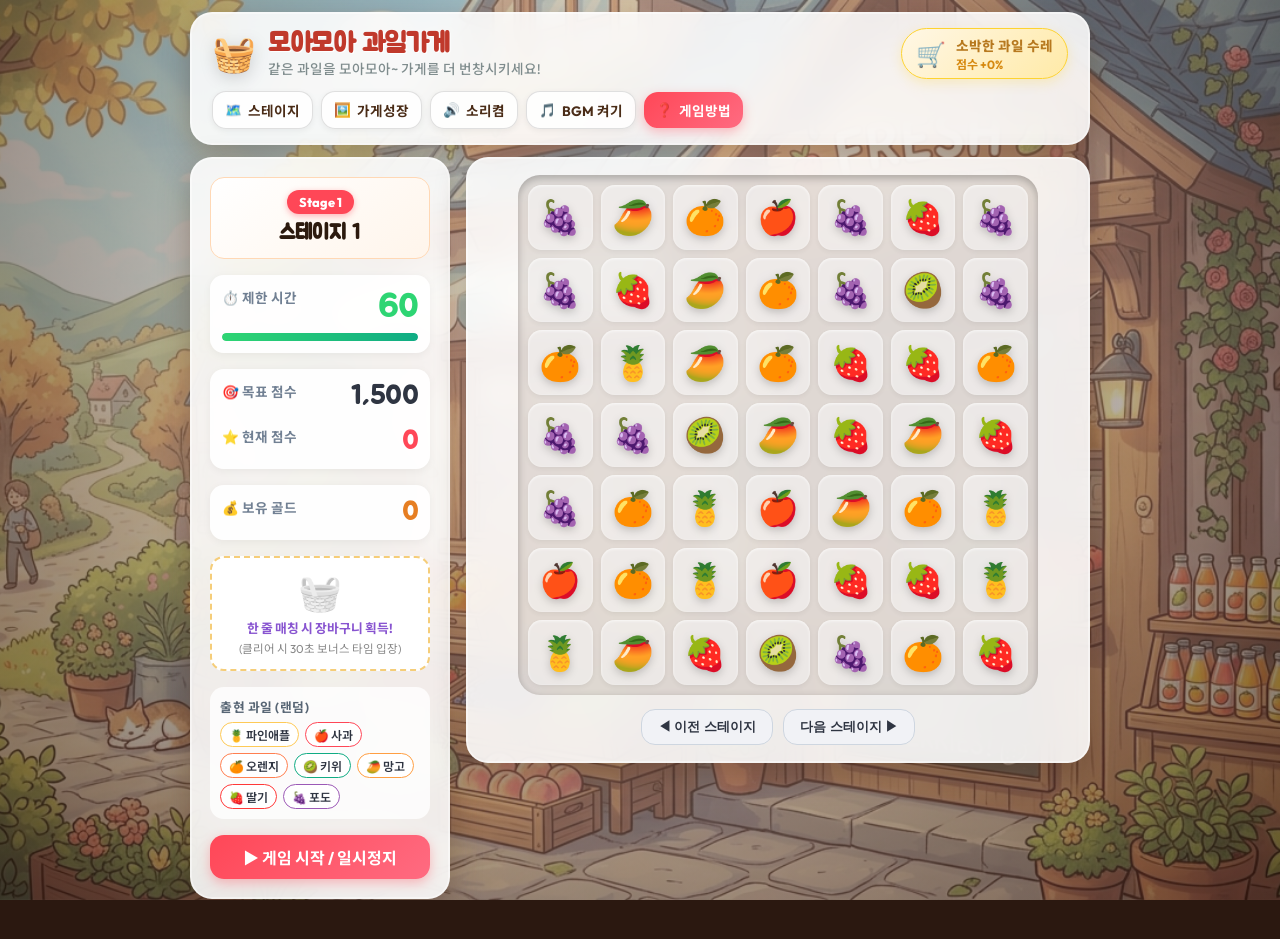
<file: ???? ????/index.html>
<!DOCTYPE html>
<html lang="ko">
<head>
  <meta charset="UTF-8">
  <meta name="viewport" content="width=device-width, initial-scale=1.0, maximum-scale=1.0, user-scalable=no">
  <title>모아모아 과일가게 | 달콤 상큼 3매치 퍼즐 & 가게 확장 게임</title>
  <meta name="description" content="같은 과일을 모아모아! 7x7 판에서 과일을 맞추고 물폭탄과 장바구니로 보너스 스테이지를 즐기며 나만의 과일가게를 100단계까지 확장해보세요!">
  <link rel="stylesheet" href="style.css">
</head>
<body>
  <!-- 캔버스 파티클 효과 오버레이 -->
  <canvas id="particle-canvas"></canvas>

  <!-- 글로벌 토스트 배너 알림 -->
  <div id="global-banner-toast">환영합니다! 모아모아 과일가게 오픈!</div>

  <div id="app-container">
    <!-- 최상단 헤더 네비게이션 -->
    <header class="game-header">
      <div class="brand-section">
        <div class="logo-icon" id="header-logo-icon">🧺</div>
        <div class="title-group">
          <h1>모아모아 과일가게</h1>
          <p class="slogan">같은 과일을 모아모아~ 가게를 더 번창시키세요!</p>
        </div>
      </div>

      <!-- 상점 확장 뱃지 (클릭 시 상점 확장 모달) -->
      <div class="shop-expansion-badge" id="btn-shop-modal" title="가게 확장 메뉴 열기">
        <span class="shop-avatar" id="shop-avatar-icon">🛒</span>
        <div class="shop-meta">
          <span class="shop-meta-title" id="shop-level-title">소박한 과일 수레</span>
          <span class="shop-meta-buff" id="shop-bonus-tag">점수 +0%</span>
        </div>
      </div>

      <!-- 기능 제어 버튼 모음 -->
      <div class="header-actions">
        <button class="btn-header" id="btn-stages-modal" title="1~100단계 스테이지 선택">
          🗺️ <span class="hide-mobile">스테이지</span>
        </button>
        <button class="btn-header" id="btn-growth-gallery" title="10단계별 과일가게 발전 일러스트 갤러리">
          🖼️ <span class="hide-mobile">가게성장</span>
        </button>
        <button class="btn-header" id="btn-sound-toggle" title="효과음 켜기/끄기">
          🔊 <span class="hide-mobile">소리켬</span>
        </button>
        <button class="btn-header" id="btn-bgm-toggle" title="배경음악 토글">
          🎵 <span class="hide-mobile">BGM 켜기</span>
        </button>
        <button class="btn-header accent" id="btn-help-modal" title="게임 규칙 및 아이템 안내">
          ❓ <span class="hide-mobile">게임방법</span>
        </button>
      </div>
    </header>

    <!-- 게임 메인 컨텐츠 영역 -->
    <main class="game-viewport">
      <!-- 좌측 정보 사이드바 -->
      <aside class="sidebar-panel">
        <!-- 현재 스테이지 정보 -->
        <div class="stage-info-card">
          <span class="stage-badge" id="current-stage-badge">Stage 1</span>
          <h2 class="stage-title" id="stage-title">스테이지 1</h2>
        </div>

        <!-- 남은 시간 타이머 -->
        <div class="metric-box">
          <div class="metric-header">
            <span>⏱️ 제한 시간</span>
            <span id="timer-val" class="timer-value">60</span>
          </div>
          <div class="progress-track">
            <div id="timer-bar-fill" class="progress-fill"></div>
          </div>
        </div>

        <!-- 점수 현황 -->
        <div class="metric-box">
          <div class="metric-header">
            <span>🎯 목표 점수</span>
            <span id="target-score" class="metric-value">1,500</span>
          </div>
          <div class="metric-header" style="margin-top: 8px;">
            <span>⭐ 현재 점수</span>
            <span id="current-score" class="metric-value highlight">0</span>
          </div>
        </div>

        <!-- 보유 골드 -->
        <div class="metric-box">
          <div class="metric-header">
            <span>💰 보유 골드</span>
            <span id="gold-val" class="metric-value gold">0</span>
          </div>
        </div>

        <!-- 장바구니 아이템 슬롯 -->
        <div class="basket-slot-box" id="basket-slot">
          <div class="basket-slot-icon">🧺</div>
          <div class="basket-slot-desc">한 줄 매칭 시 장바구니 획득!</div>
          <small style="color: #888; font-size: 0.72rem;">(클리어 시 30초 보너스 타임 입장)</small>
        </div>

        <!-- 이번 스테이지 등장 과일 -->
        <div class="fruits-preview-box">
          <h4>출현 과일 (랜덤)</h4>
          <div class="fruit-tags-wrap" id="stage-fruit-preview">
            <!-- 동적 태그 삽입 -->
          </div>
        </div>

        <!-- 일시정지 / 시작 컨트롤 -->
        <button class="btn-primary" id="btn-play-pause" style="width: 100%;">
          ▶️ 게임 시작 / 일시정지
        </button>
      </aside>

      <!-- 우측 7x7 게임 보드 영역 -->
      <section class="board-container">
        <!-- 보너스 스테이지 전용 알림 바 -->
        <div id="bonus-indicator-banner" class="bonus-banner hidden">
          ✨ 30초 과일 파티 보너스 스테이지! 장애물 없이 마구 터뜨리세요! ✨
        </div>

        <!-- 7X7 그리드 판 -->
        <div id="game-board" class="board-grid">
          <!-- 49개의 셀이 동적으로 렌더링됩니다 -->
        </div>

        <!-- 보드 하단 스테이지 빠른 전환 편의 바 -->
        <div style="display: flex; gap: 10px; margin-top: 14px; width: 100%; justify-content: center;">
          <button class="btn-sub" id="btn-prev-stage-quick">◀ 이전 스테이지</button>
          <button class="btn-sub" id="btn-next-stage-quick">다음 스테이지 ▶</button>
        </div>
      </section>
    </main>
  </div>

  <!-- 통합 모달 오버레이 -->
  <div id="modal-overlay" class="modal-overlay hidden">
    <div class="modal-dialog">
      <div class="modal-header">
        <h3 id="modal-title">알림</h3>
        <button class="modal-close-btn" id="modal-close-btn">&times;</button>
      </div>

      <!-- 1. 범용 안내 / 결과 모달 컨테이너 -->
      <div id="modal-generic-container">
        <div class="modal-content" id="modal-body">
          <!-- 동적 바디 삽입 -->
        </div>
        <div class="modal-footer">
          <button class="btn-primary" id="modal-action-btn">확인</button>
        </div>
      </div>

      <!-- 2. 상점 확장 모달 컨테이너 -->
      <div id="modal-shop-container" class="hidden">
        <div class="modal-content">
          <div style="margin-bottom: 14px; text-align: center;">
            <p>과일을 팔아 모은 골드로 가게를 업그레이드하고 영구 점수 보너스를 획득하세요!</p>
          </div>
          <div class="shop-upgrade-list" id="shop-upgrade-list">
            <!-- 동적 상점 카드 삽입 -->
          </div>
        </div>
      </div>

      <!-- 3. 100단계 스테이지 선택 맵 모달 컨테이너 -->
      <div id="modal-stages-container" class="hidden">
        <div class="modal-content">
          <div style="margin-bottom: 12px; text-align: center;">
            <p>플레이하고 싶은 스테이지를 선택하세요! (총 100단계)</p>
          </div>
          <div class="stage-grid-list" id="stage-grid-list">
            <!-- 1~100 버튼 동적 삽입 -->
          </div>
        </div>
      </div>

      <!-- 4. 10단계별 과일가게 발전 일러스트 갤러리 컨테이너 -->
      <div id="modal-gallery-container" class="hidden">
        <div class="modal-content">
          <div style="margin-bottom: 14px; text-align: center;">
            <p>10, 20, 30 ... 단계마다 점점 발전하는 과일가게의 멋진 일러스트 모음집입니다!</p>
          </div>
          <div class="growth-gallery-grid" id="growth-gallery-grid">
            <!-- 동적 마일스톤 갤러리 카드 삽입 -->
          </div>
        </div>
      </div>
    </div>
  </div>

  <!-- 사운드 엔진 및 게임 메인 스크립트 로드 -->
  <script src="sound.js"></script>
  <script src="game.js"></script>
</body>
</html>
</file>
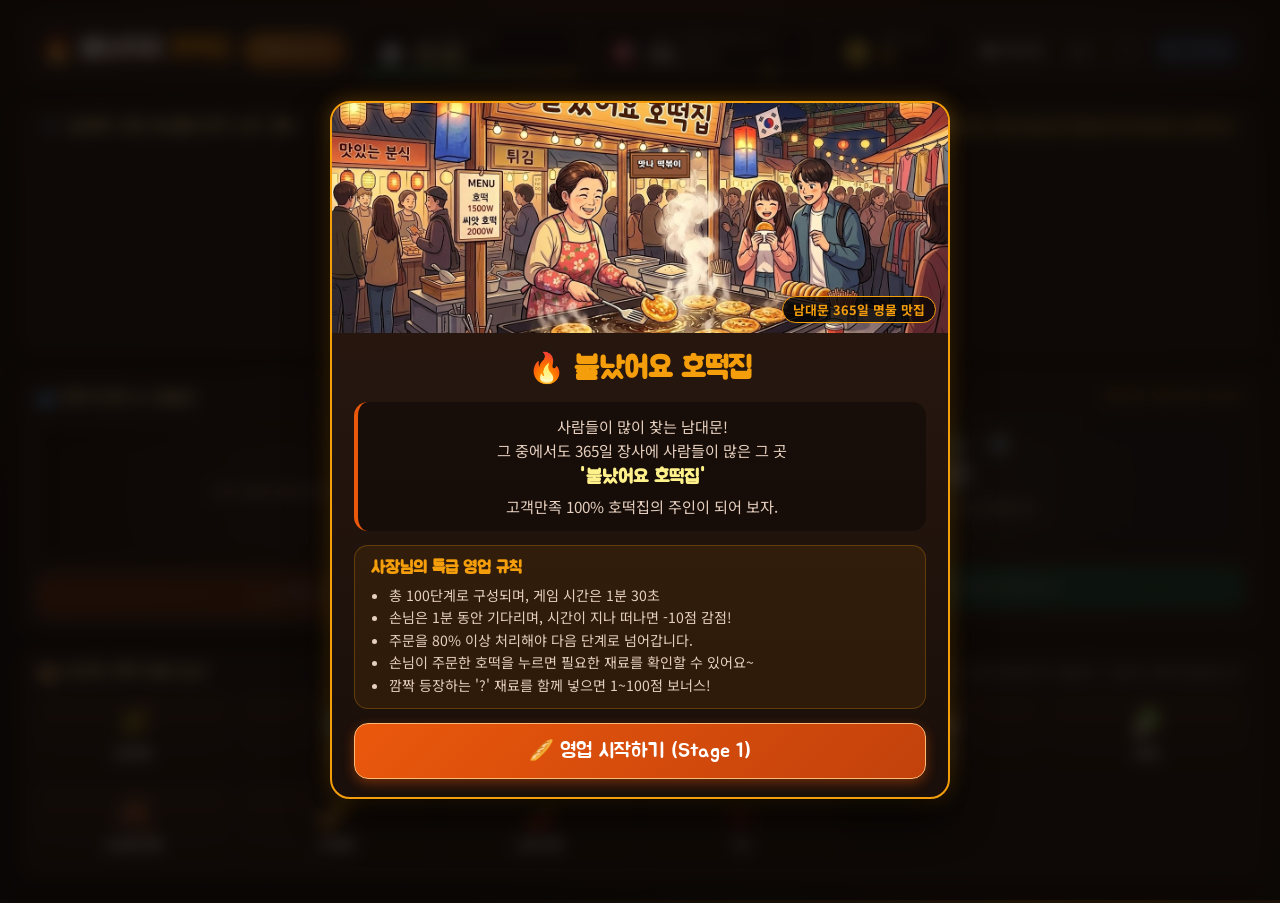
<file: 불났어요 호떡집/index.html>
<!DOCTYPE html>
<html lang="ko">
<head>
  <meta charset="UTF-8">
  <meta name="viewport" content="width=device-width, initial-scale=1.0">
  <title>불났어요 호떡집 - 남대문 명물 호떡 타이쿤 게임</title>
  <meta name="description" content="남대문 시장 365일 문전성시 '불났어요 호떡집'! 100단계 호떡 장인에 도전하세요. 꿀호떡, 야채호떡, 씨앗호떡, 매콤호떡, 팥호떡 합성 타이쿤!">
  <link rel="preconnect" href="https://fonts.googleapis.com">
  <link rel="preconnect" href="https://fonts.gstatic.com" crossorigin>
  <link href="https://fonts.googleapis.com/css2?family=Jua&family=Noto+Sans+KR:wght@400;600;700;900&display=swap" rel="stylesheet">
  <link rel="stylesheet" href="style.css">
</head>
<body>
  <!-- 메인 게임 래퍼 -->
  <div id="game-app">

    <!-- 상단 상태바 헤더 -->
    <header id="game-header">
      <div class="header-left">
        <h1 class="game-logo" id="main-logo" title="불났어요 호떡집">
          <span class="fire-icon">🔥</span> 불났어요 <span class="highlight">호떡집</span>
        </h1>
        <button id="btn-stage-badge" class="stage-badge" title="클릭하여 단계 이동">
          <span class="badge-label">STAGE</span>
          <span id="current-stage-num" class="badge-num">1</span>
          <span class="badge-max">/100</span>
        </button>
      </div>

      <div class="header-center">
        <!-- 1분 30초 스테이지 타이머 -->
        <div class="status-card timer-card" id="timer-box">
          <div class="card-icon">⏱️</div>
          <div class="card-info">
            <span class="card-title">남은 영업 시간</span>
            <span id="stage-timer-display" class="card-value timer-val">01:30</span>
          </div>
          <div class="timer-bar-container">
            <div id="stage-timer-bar" class="timer-bar-fill"></div>
          </div>
        </div>

        <!-- 주문 달성률 (80% 이상 목표) -->
        <div class="status-card rate-card" id="rate-box">
          <div class="card-icon">🎯</div>
          <div class="card-info">
            <span class="card-title">주문 수행률 (목표 80%)</span>
            <div class="rate-numbers">
              <span id="order-rate-display" class="card-value">0%</span>
              <span id="order-ratio-display" class="order-subtext">(0/0건)</span>
            </div>
          </div>
          <div class="rate-bar-container">
            <div id="rate-target-mark" class="target-marker" style="left: 80%;" title="목표 기준선 80%"></div>
            <div id="stage-rate-bar" class="rate-bar-fill"></div>
          </div>
        </div>
      </div>

      <div class="header-right">
        <!-- 현재 누적 점수 -->
        <div class="status-card score-card">
          <div class="card-icon">🪙</div>
          <div class="card-info">
            <span class="card-title">매출 점수</span>
            <span id="current-score-display" class="card-value score-val">0</span>
          </div>
        </div>

        <!-- 퀵 컨트롤 버튼 -->
        <div class="header-buttons">
          <button id="btn-recipe-book" class="icon-btn" title="전체 레시피 도감 열기">
            📖 <span>레시피</span>
          </button>
          <button id="btn-sound-toggle" class="icon-btn" title="효과음 켜기/끄기">
            🔊
          </button>
          <button id="btn-bgm-toggle" class="icon-btn" title="배경음악 켜기/끄기">
            🎵
          </button>
          <button id="btn-debug-jump" class="icon-btn dev-btn" title="단계 빠른 테스트 이동">
            ⚙️ <span>단계이동</span>
          </button>
        </div>
      </div>
    </header>

    <!-- 메인 게임 플레이 구역 -->
    <main id="game-main">

      <!-- 1. 손님 대기 구역 (남대문 시장 카운터) -->
      <section id="customers-section" aria-label="손님 대기열">
        <div class="section-title-wrap">
          <span class="section-title">🛒 남대문 시장 손님들 (대기 시간 1분)</span>
          <span class="section-guide">💡 손님의 호떡 말풍선을 누르면 필요한 재료를 바로 확인할 수 있어요!</span>
        </div>

        <div id="customer-slots-container" class="customer-slots">
          <!-- JS에서 4개 슬롯 렌더링 -->
        </div>
      </section>

      <!-- 2. 호떡 조리 및 철판 구역 -->
      <section id="kitchen-section" aria-label="호떡 조리대">
        
        <!-- 왼쪽: 현재 선택된 재료 및 조합 팬 -->
        <div class="workbench-panel">
          <div class="panel-header">
            <span class="panel-title">🥣 호떡 반죽 & 조합대</span>
            <div class="workbench-actions">
              <button id="btn-clear-ingredients" class="btn-subtle" title="선택 재료 비우기">
                🗑️ 비우기
              </button>
            </div>
          </div>

          <!-- 조합 중인 재료 슬롯 -->
          <div id="bowl-container" class="mixing-bowl">
            <div id="selected-ingredients-list" class="ingredients-chip-list">
              <!-- 선택된 재료 칩들이 동적으로 들어옴 -->
            </div>
            <div id="bowl-empty-hint" class="empty-hint">
              아래 재료를 클릭하여 호떡 반죽을 만드세요!
            </div>
            <!-- 행운의 ? 보너스 표시 배지 -->
            <div id="lucky-ingredient-badge" class="lucky-badge hidden">
              ✨ 행운의 ? 재료 합성 중! (추가 1~100점 보너스!)
            </div>
          </div>

          <!-- 합성 결과 미리보기 / 액션 버튼 -->
          <div class="craft-action-bar">
            <button id="btn-craft-hotteok" class="btn-craft" disabled>
              🔥 노릇노릇 호떡 굽기!
            </button>
          </div>
        </div>

        <!-- 중앙: 달궈진 무쇠 철판 & 누르개 (완성된 호떡 대기대) -->
        <div class="griddle-panel">
          <div class="griddle-top">
            <span class="panel-title">🍳 남대문 특제 무쇠 철판</span>
            <span id="griddle-status-text" class="griddle-status">지글지글 기름이 끓고 있어요!</span>
          </div>

          <div id="griddle-surface" class="griddle-plate">
            <div class="oil-shimmer"></div>
            <div class="steam-container">
              <span class="steam steam-1">💨</span>
              <span class="steam steam-2">💨</span>
              <span class="steam steam-3">💨</span>
            </div>

            <!-- 완성된 호떡 서빙 대기 슬롯 -->
            <div id="cooked-hotteok-tray" class="hotteok-tray">
              <!-- 조리 완료된 호떡 카드가 나타남 -->
              <div id="tray-empty-hint" class="tray-hint">
                <span class="pan-presser">🔘</span>
                <span>호떡을 구우면 이곳에 준비됩니다.</span>
              </div>
            </div>
          </div>

          <!-- 완성 호떡 서빙 가이드 -->
          <div class="griddle-bottom">
            <button id="btn-auto-serve" class="btn-serve-all" disabled>
              🛎️ 주문 손님에게 바로 전달하기
            </button>
          </div>
        </div>

      </section>

      <!-- 3. 재료 선택 보관대 (10가지 기본 재료 + 무작위 ? 재료) -->
      <section id="ingredients-section" aria-label="호떡 재료 보관대">
        <div class="ingredients-header">
          <span class="section-title">🧺 신선한 호떡 재료 창고</span>
          <span class="ingredients-tip">재료를 누르면 반죽에 쏙! (행운의 ? 재료가 깜짝 등장합니다)</span>
        </div>

        <!-- 10개 재료 버튼 그리드 + ? 랜덤 재료 -->
        <div class="ingredients-grid" id="ingredients-rack">
          <!-- 1. 밀가루 -->
          <button class="ing-btn" data-ingredient="밀가루">
            <span class="ing-icon">🌾</span>
            <span class="ing-name">밀가루</span>
          </button>
          <!-- 2. 물 -->
          <button class="ing-btn" data-ingredient="물">
            <span class="ing-icon">💧</span>
            <span class="ing-name">물</span>
          </button>
          <!-- 3. 기름 -->
          <button class="ing-btn" data-ingredient="기름">
            <span class="ing-icon">🫗</span>
            <span class="ing-name">기름</span>
          </button>
          <!-- 4. 설탕 -->
          <button class="ing-btn" data-ingredient="설탕">
            <span class="ing-icon">🍬</span>
            <span class="ing-name">설탕</span>
          </button>
          <!-- 5. 당면 -->
          <button class="ing-btn" data-ingredient="당면">
            <span class="ing-icon">🍜</span>
            <span class="ing-name">당면</span>
          </button>
          <!-- 6. 야채 -->
          <button class="ing-btn" data-ingredient="야채">
            <span class="ing-icon">🥬</span>
            <span class="ing-name">야채</span>
          </button>
          <!-- 7. 시나몬가루 -->
          <button class="ing-btn" data-ingredient="시나몬가루">
            <span class="ing-icon">🍂</span>
            <span class="ing-name">시나몬가루</span>
          </button>
          <!-- 8. 견과류 -->
          <button class="ing-btn" data-ingredient="견과류">
            <span class="ing-icon">🥜</span>
            <span class="ing-name">견과류</span>
          </button>
          <!-- 9. 고춧가루 -->
          <button class="ing-btn" data-ingredient="고춧가루">
            <span class="ing-icon">🌶️</span>
            <span class="ing-name">고춧가루</span>
          </button>
          <!-- 10. 팥 -->
          <button class="ing-btn" data-ingredient="팥">
            <span class="ing-icon">🫘</span>
            <span class="ing-name">팥</span>
          </button>

          <!-- 11. 무작위 ? 랜덤 재료 (랜덤 확률로 출현) -->
          <button id="btn-mystery-ingredient" class="ing-btn mystery-btn hidden" title="클릭하여 행운의 1~100점 추가 보너스 합성!">
            <div class="mystery-sparkle">✨</div>
            <span class="ing-icon mystery-q">❓</span>
            <span class="ing-name">황금 재료(?)</span>
            <div class="mystery-timer" id="mystery-countdown-bar"></div>
          </button>
        </div>
      </section>

    </main>

    <!-- 플로팅 텍스트 컨테이너 (점수 획득, 페널티 등) -->
    <div id="floating-scores-layer"></div>

  </div>

  <!-- ==================== 모달 레이어 ==================== -->

  <!-- 1. 게임 시작 화면 모달 (인트로 및 소개) -->
  <div id="modal-start" class="modal-overlay active">
    <div class="modal-card intro-card">
      <div class="intro-banner-wrap">
        <img src="assets/images/main_banner.jpg" alt="불났어요 호떡집 대문" class="modal-banner-img">
        <div class="intro-badge">남대문 365일 명물 맛집</div>
      </div>
      <div class="modal-content">
        <h2 class="intro-title">🔥 불났어요 호떡집</h2>
        <div class="intro-story-box">
          <p class="story-line">사람들이 많이 찾는 남대문!</p>
          <p class="story-line">그 중에서도 365일 장사에 사람들이 많은 그 곳</p>
          <p class="story-highlight"><strong>'불났어요 호떡집'</strong></p>
          <p class="story-line">고객만족 100% 호떡집의 주인이 되어 보자.</p>
        </div>

        <div class="rules-summary-box">
          <h3>사장님의 특급 영업 규칙</h3>
          <ul>
            <li>총 100단계로 구성되며, 게임 시간은 1분 30초</li>
            <li>손님은 1분 동안 기다리며, 시간이 지나 떠나면 -10점 감점!</li>
            <li>주문을 80% 이상 처리해야 다음 단계로 넘어갑니다.</li>
            <li>손님이 주문한 호떡을 누르면 필요한 재료를 확인할 수 있어요~</li>
            <li>깜짝 등장하는 '?' 재료를 함께 넣으면 1~100점 보너스!</li>
          </ul>
        </div>

        <div class="modal-actions">
          <button id="btn-game-start" class="btn-primary-large">
            🥖 영업 시작하기 (Stage 1)
          </button>
        </div>
      </div>
    </div>
  </div>

  <!-- 2. 레시피 도감 / 개별 호떡 레시피 팝업 모달 -->
  <div id="modal-recipe" class="modal-overlay">
    <div class="modal-card recipe-modal-card">
      <div class="modal-header">
        <h3 id="recipe-modal-title">📖 호떡 레시피 비법서</h3>
        <button id="btn-close-recipe" class="btn-close" aria-label="닫기">✖</button>
      </div>
      <div class="modal-content">
        <p id="recipe-modal-desc" class="recipe-hint-text">
          손님이 주문한 호떡의 필수 재료를 확인하고 정성껏 합성해 보세요!
        </p>

        <div id="recipe-cards-container" class="recipe-cards-grid">
          <!-- 1) 꿀호떡 -->
          <div class="recipe-item" data-hotteok="꿀호떡">
            <div class="recipe-item-header">
              <span class="hotteok-emoji">🍯</span>
              <span class="hotteok-name">꿀호떡</span>
              <span class="hotteok-score">+100점</span>
            </div>
            <div class="recipe-ingredients-tags">
              <span class="tag">🌾 밀가루</span>
              <span class="tag">💧 물</span>
              <span class="tag">🫗 기름</span>
              <span class="tag">🍬 설탕</span>
            </div>
            <button class="btn-auto-fill-recipe" data-recipe="꿀호떡">🥣 이 재료 바로 담기</button>
          </div>

          <!-- 2) 야채호떡 -->
          <div class="recipe-item" data-hotteok="야채호떡">
            <div class="recipe-item-header">
              <span class="hotteok-emoji">🥬</span>
              <span class="hotteok-name">야채호떡</span>
              <span class="hotteok-score">+120점</span>
            </div>
            <div class="recipe-ingredients-tags">
              <span class="tag">🌾 밀가루</span>
              <span class="tag">💧 물</span>
              <span class="tag">🫗 기름</span>
              <span class="tag">🍜 당면</span>
              <span class="tag">🥬 야채</span>
            </div>
            <button class="btn-auto-fill-recipe" data-recipe="야채호떡">🥣 이 재료 바로 담기</button>
          </div>

          <!-- 3) 씨앗호떡 -->
          <div class="recipe-item" data-hotteok="씨앗호떡">
            <div class="recipe-item-header">
              <span class="hotteok-emoji">🥜</span>
              <span class="hotteok-name">씨앗호떡</span>
              <span class="hotteok-score">+150점</span>
            </div>
            <div class="recipe-ingredients-tags">
              <span class="tag">🌾 밀가루</span>
              <span class="tag">💧 물</span>
              <span class="tag">🫗 기름</span>
              <span class="tag">🍬 설탕</span>
              <span class="tag">🍂 시나몬가루</span>
              <span class="tag">🥜 견과류</span>
            </div>
            <button class="btn-auto-fill-recipe" data-recipe="씨앗호떡">🥣 이 재료 바로 담기</button>
          </div>

          <!-- 4) 매콤호떡 -->
          <div class="recipe-item" data-hotteok="매콤호떡">
            <div class="recipe-item-header">
              <span class="hotteok-emoji">🌶️</span>
              <span class="hotteok-name">매콤호떡</span>
              <span class="hotteok-score">+140점</span>
            </div>
            <div class="recipe-ingredients-tags">
              <span class="tag">🌾 밀가루</span>
              <span class="tag">💧 물</span>
              <span class="tag">🫗 기름</span>
              <span class="tag">🍜 당면</span>
              <span class="tag">🥬 야채</span>
              <span class="tag">🌶️ 고춧가루</span>
            </div>
            <button class="btn-auto-fill-recipe" data-recipe="매콤호떡">🥣 이 재료 바로 담기</button>
          </div>

          <!-- 5) 팥호떡 -->
          <div class="recipe-item" data-hotteok="팥호떡">
            <div class="recipe-item-header">
              <span class="hotteok-emoji">🫘</span>
              <span class="hotteok-name">팥호떡</span>
              <span class="hotteok-score">+130점</span>
            </div>
            <div class="recipe-ingredients-tags">
              <span class="tag">🌾 밀가루</span>
              <span class="tag">💧 물</span>
              <span class="tag">🫗 기름</span>
              <span class="tag">🍬 설탕</span>
              <span class="tag">🫘 팥</span>
            </div>
            <button class="btn-auto-fill-recipe" data-recipe="팥호떡">🥣 이 재료 바로 담기</button>
          </div>
        </div>
      </div>
      <div class="modal-footer">
        <button id="btn-confirm-recipe" class="btn-primary">확인 완료</button>
      </div>
    </div>
  </div>

  <!-- 3. 다음 단계 성공 모달 (웃는 중년 부부 사장님) -->
  <div id="modal-stage-clear" class="modal-overlay">
    <div class="modal-card result-card clear-card">
      <div class="result-img-wrap">
        <img src="assets/images/owner_smiling.jpg" alt="웃는 호떡집 중년 부부 사장님" class="result-owner-img">
        <div class="result-speech-bubble">
          "좋았어! 더 열심히 하자!"
        </div>
      </div>
      <div class="modal-content text-center">
        <h2 class="result-title clear-title">🎉 STAGE CLEAR!</h2>
        <p class="result-subtext">남대문 손님들의 입맛을 완벽하게 사로잡았습니다!</p>

        <div class="stats-summary-grid">
          <div class="stat-box">
            <span class="stat-lbl">주문 수행률</span>
            <span id="clear-rate-val" class="stat-val highlight-green">85%</span>
          </div>
          <div class="stat-box">
            <span class="stat-lbl">성공 주문</span>
            <span id="clear-orders-val" class="stat-val">12건</span>
          </div>
          <div class="stat-box">
            <span class="stat-lbl">총 매출 점수</span>
            <span id="clear-score-val" class="stat-val highlight-amber">1,850점</span>
          </div>
        </div>

        <div class="modal-actions">
          <button id="btn-next-stage" class="btn-primary-large">
            🚀 다음 단계로 이동! (STAGE <span id="next-stage-num-text">2</span>)
          </button>
        </div>
      </div>
    </div>
  </div>

  <!-- 4. 게임 오버 모달 (우는 중년 부부 사장님) -->
  <div id="modal-game-over" class="modal-overlay">
    <div class="modal-card result-card fail-card">
      <div class="result-img-wrap">
        <img src="assets/images/owner_crying.jpg" alt="우는 호떡집 중년 부부 사장님" class="result-owner-img">
        <div class="result-speech-bubble fail-bubble">
          "고객 만족 100%의 길은 어려워"
        </div>
      </div>
      <div class="modal-content text-center">
        <h2 class="result-title fail-title">😭 GAME OVER</h2>
        <p id="fail-reason-text" class="result-subtext">
          주문 달성률이 80%에 미치지 못해 영업을 마감합니다...
        </p>

        <div class="stats-summary-grid">
          <div class="stat-box">
            <span class="stat-lbl">최종 달성률</span>
            <span id="fail-rate-val" class="stat-val highlight-red">65%</span>
          </div>
          <div class="stat-box">
            <span class="stat-lbl">도달 단계</span>
            <span id="fail-stage-val" class="stat-val">STAGE 1</span>
          </div>
          <div class="stat-box">
            <span class="stat-lbl">최종 매출 점수</span>
            <span id="fail-score-val" class="stat-val">940점</span>
          </div>
        </div>

        <div class="modal-actions">
          <button id="btn-retry-stage" class="btn-retry">
            🔄 현재 단계 다시 도전하기
          </button>
          <button id="btn-restart-game" class="btn-subtle">
            처음부터 다시하기 (STAGE 1)
          </button>
        </div>
      </div>
    </div>
  </div>

  <!-- 5. 100단계 최종 클리어 엔딩 모달 (대망의 그랜드 피날레) -->
  <div id="modal-grand-ending" class="modal-overlay">
    <div class="modal-card ending-card">
      <div class="ending-img-wrap">
        <img src="assets/images/ending_celebration.jpg" alt="호떡을 먹으며 웃는 사람들과 열심히 호떡을 만드는 사장님 부부" class="ending-owner-img">
        <div class="ending-banner">🎊 100단계 대성공! 남대문 호떡 전설 등극! 🎊</div>
      </div>
      <div class="modal-content text-center">
        <div class="ending-dialogue-box">
          <p class="ending-line">"사람들이 많이 찾는 남대문!</p>
          <p class="ending-line">그 중에서도 365일 장사가 사람들이 많은 그 곳</p>
          <p class="ending-line highlight-gold"><strong>'불났어요 호떡집'</strong></p>
          <p class="ending-line">고객만족 100%를 경험하고 싶다면</p>
          <p class="ending-line ending-invite"><strong>불났어요 호떡집으로 오세요~"</strong></p>
        </div>

        <div class="final-stats-banner">
          <span>🏆 100단계 완주 영광의 최종 점수: <strong id="ending-final-score" class="gold-text">0</strong>점!</span>
        </div>

        <div class="modal-actions">
          <button id="btn-ending-restart" class="btn-primary-large">
            ✨ 전설의 호떡집 처음부터 다시 즐기기
          </button>
        </div>
      </div>
    </div>
  </div>

  <!-- 6. 단계 빠른 점프 모달 (개발자 / 평가자 테스트 편의 기능) -->
  <div id="modal-stage-jump" class="modal-overlay">
    <div class="modal-card jump-card">
      <div class="modal-header">
        <h3>⚡ 단계 바로 이동 (1~100)</h3>
        <button id="btn-close-jump" class="btn-close">✖</button>
      </div>
      <div class="modal-content">
        <p class="jump-desc">원하는 단계 번호를 선택하면 해당 단계로 즉시 이동하여 테스트할 수 있습니다.</p>
        <div class="quick-jump-presets">
          <button class="preset-btn" data-stage="1">1단계 (시작)</button>
          <button class="preset-btn" data-stage="10">10단계</button>
          <button class="preset-btn" data-stage="50">50단계</button>
          <button class="preset-btn" data-stage="99">99단계</button>
          <button class="preset-btn gold-preset" data-stage="100">🔥 100단계 (최종)</button>
        </div>
        <div class="custom-jump-input-row">
          <label for="input-custom-stage">직접 입력:</label>
          <input type="number" id="input-custom-stage" min="1" max="100" value="1">
          <button id="btn-apply-jump" class="btn-primary">이동</button>
        </div>
        <div class="jump-test-helpers">
          <button id="btn-debug-win-now" class="btn-helper">⚡ 현재 단계 즉시 성공(85%) 테스트</button>
        </div>
      </div>
    </div>
  </div>

  <!-- 스크립트 연결 -->
  <script src="audio.js"></script>
  <script src="game.js"></script>
</body>
</html>
</file>
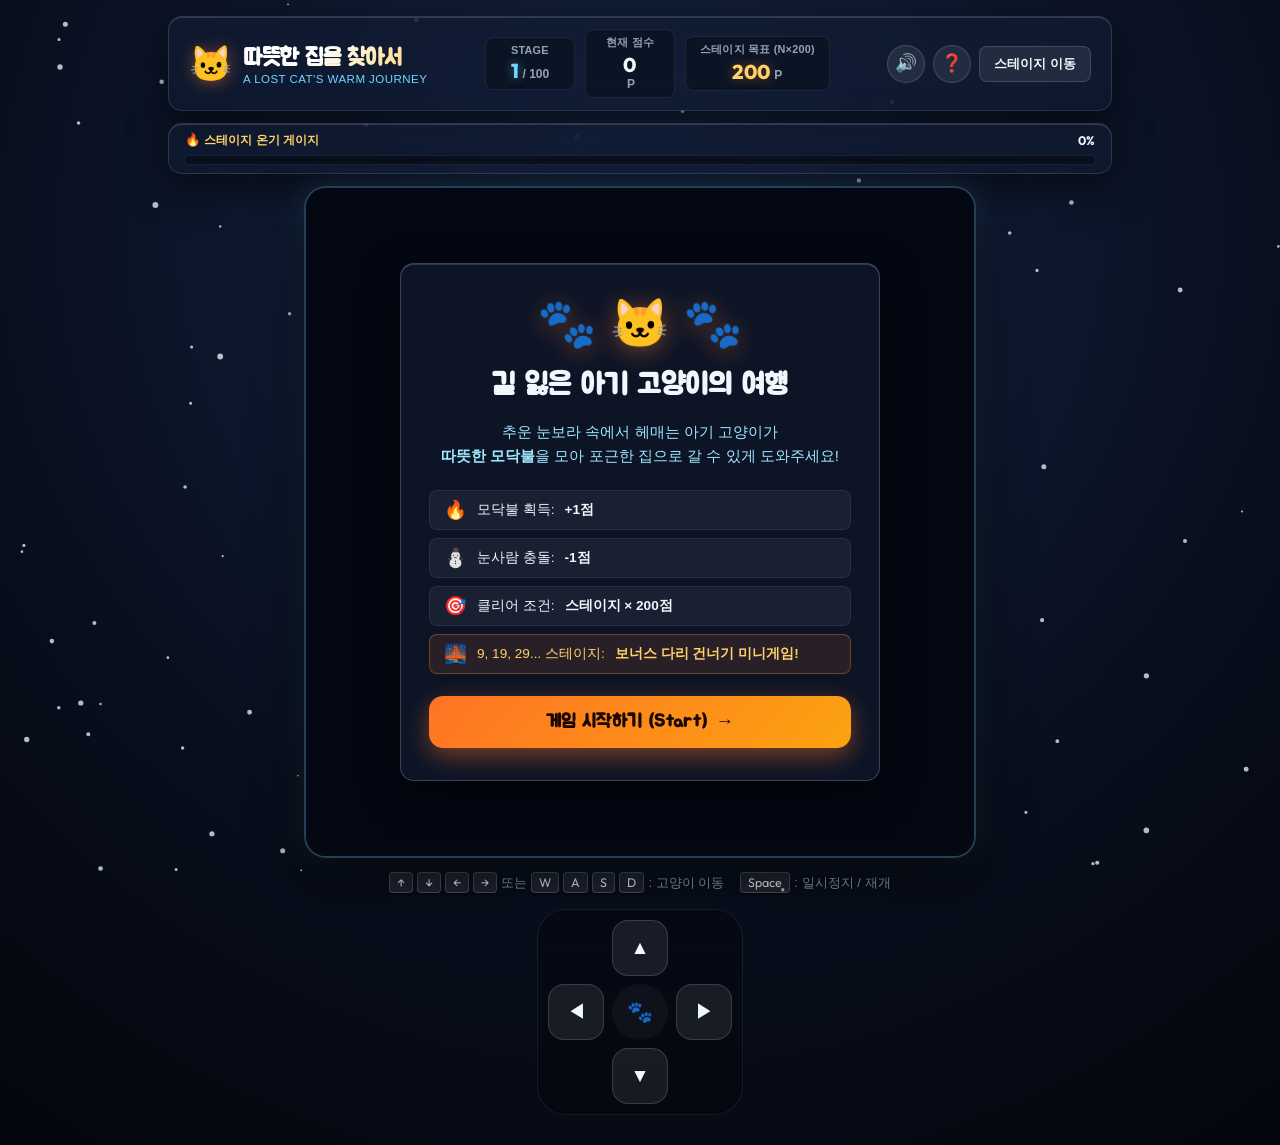
<file: 아기 고양이의 모험/index.html>
<!DOCTYPE html>
<html lang="ko">
<head>
  <meta charset="UTF-8">
  <meta name="viewport" content="width=device-width, initial-scale=1.0, maximum-scale=1.0, user-scalable=no">
  <title>따뜻한 집을 찾아서 : 눈길 고양이의 모험</title>
  <link rel="preconnect" href="https://fonts.googleapis.com">
  <link rel="preconnect" href="https://fonts.gstatic.com" crossorigin>
  <link href="https://fonts.googleapis.com/css2?family=Jua&family=Outfit:wght@400;600;800&family=Pretendard:wght@400;600;700&display=swap" rel="stylesheet">
  <link rel="stylesheet" href="style.css">
</head>
<body>
  <!-- 눈 내리는 배경 캔버스 -->
  <canvas id="snowCanvas" class="background-snow"></canvas>

  <div class="app-container">
    <!-- 상단 헤더 / 정보창 -->
    <header class="game-header glass-panel">
      <div class="header-left">
        <div class="brand">
          <span class="cat-icon">🐱</span>
          <div class="brand-text">
            <h1 class="game-title">따뜻한 집을 찾아서</h1>
            <span class="sub-title">A Lost Cat's Warm Journey</span>
          </div>
        </div>
      </div>

      <div class="header-center stats-bar">
        <div class="stat-card stage-card">
          <span class="stat-label">STAGE</span>
          <div class="stat-val-group">
            <span id="currentStage" class="stat-value highlight">1</span>
            <span class="stat-total">/ 100</span>
          </div>
        </div>

        <div class="stat-card score-card">
          <span class="stat-label">현재 점수</span>
          <span id="currentScore" class="stat-value">0</span>
          <span class="stat-unit">P</span>
        </div>

        <div class="stat-card target-card">
          <span class="stat-label">스테이지 목표 (N×200)</span>
          <div class="target-val-group">
            <span id="targetScore" class="stat-value warm-text">200</span>
            <span class="stat-unit">P</span>
          </div>
        </div>
      </div>

      <div class="header-right action-controls">
        <button id="btnAudioToggle" class="btn-icon" title="배경음악 / 효과음 토글" aria-label="사운드 토글">
          <span id="audioIcon">🔊</span>
        </button>
        <button id="btnHelp" class="btn-icon" title="게임 방법 보기" aria-label="게임 방법">
          <span>❓</span>
        </button>
        <button id="btnStageSelect" class="btn-text glass-btn" title="스테이지 선택">
          <span>스테이지 이동</span>
        </button>
      </div>
    </header>

    <!-- 진행률 게이지 바 -->
    <div class="progress-container glass-panel">
      <div class="progress-info">
        <span class="progress-label">🔥 스테이지 온기 게이지</span>
        <span id="progressText" class="progress-percent">0%</span>
      </div>
      <div class="progress-track">
        <div id="progressBar" class="progress-fill" style="width: 0%;"></div>
      </div>
    </div>

    <!-- 메인 게임 영역 -->
    <main class="main-display">
      <div class="game-viewport-wrap glass-panel" id="viewportWrapper">
        <canvas id="gameCanvas" width="672" height="672"></canvas>
        
        <!-- 오버레이 안내 메시지 (알림/배너) -->
        <div id="floatingBanner" class="floating-banner hidden">
          <span id="floatingBannerText">새로운 모험이 시작됩니다!</span>
        </div>

        <!-- 일시정지 / 시작 오버레이 -->
        <div id="startOverlay" class="screen-overlay">
          <div class="overlay-card glass-panel pop-anim">
            <div class="overlay-cat-hero">🐾 🐱 🐾</div>
            <h2 class="overlay-title">길 잃은 아기 고양이의 여행</h2>
            <p class="overlay-desc">
              추운 눈보라 속에서 헤매는 아기 고양이가<br>
              <strong>따뜻한 모닥불</strong>을 모아 포근한 집으로 갈 수 있게 도와주세요!
            </p>
            <div class="overlay-rules-summary">
              <div class="rule-chip"><span class="chip-icon">🔥</span> 모닥불 획득: <strong>+1점</strong></div>
              <div class="rule-chip"><span class="chip-icon">⛄</span> 눈사람 충돌: <strong>-1점</strong></div>
              <div class="rule-chip"><span class="chip-icon">🎯</span> 클리어 조건: <strong>스테이지 × 200점</strong></div>
              <div class="rule-chip special"><span class="chip-icon">🌉</span> 9, 19, 29... 스테이지: <strong>보너스 다리 건너기 미니게임!</strong></div>
            </div>
            <button id="btnStartGame" class="btn-primary glow-btn">
              <span>게임 시작하기 (Start)</span>
              <span class="btn-arrow">→</span>
            </button>
          </div>
        </div>

        <!-- 미니게임 전용 오버레이 & 캔버스 컨테이너 -->
        <div id="minigameOverlay" class="minigame-screen hidden">
          <div class="minigame-header glass-panel">
            <div class="minigame-title-group">
              <span class="mini-badge">SPECIAL BONUS</span>
              <h2 class="minigame-heading">눈 덮인 흔들다리 건너기</h2>
            </div>
            <div class="minigame-hud">
              <div class="mini-hud-item">
                <span class="label">버틴 시간</span>
                <span id="bridgeTime" class="value">0.0초</span>
              </div>
              <div class="mini-hud-item">
                <span class="label">다리 건넌 진척도</span>
                <span id="bridgeProgress" class="value">0%</span>
              </div>
              <div class="mini-hud-item highlight-bonus">
                <span class="label">예상 획득 점수</span>
                <span id="bridgeEstScore" class="value">0 P</span>
              </div>
            </div>
          </div>
          
          <div class="minigame-canvas-box">
            <canvas id="bridgeCanvas" width="760" height="480"></canvas>
            <div class="bridge-instruction-pill">
              ◀ ▶ 좌우 방향키로 미끄러운 얼음 다리 위의 중심을 잡으세요!
            </div>
          </div>
        </div>

        <!-- 스테이지 클리어 / 정산 모달 -->
        <div id="stageClearModal" class="screen-overlay hidden">
          <div class="overlay-card glass-panel stage-clear-card pop-anim">
            <div class="clear-firework">🎉 🏠 🌟</div>
            <h2 id="clearTitle" class="clear-title">STAGE 1 CLEAR!</h2>
            <p id="clearSubtitle" class="clear-subtitle">따뜻한 온기를 충분히 모았습니다!</p>
            <div class="clear-stats-box">
              <div class="clear-stat-row">
                <span>누적 점수</span>
                <strong id="clearScoreVal">200 P</strong>
              </div>
              <div class="clear-stat-row">
                <span>다음 목표</span>
                <strong id="clearNextTargetVal">400 P</strong>
              </div>
            </div>
            <button id="btnNextStage" class="btn-primary glow-btn">
              <span>다음 스테이지로 (Next)</span>
            </button>
          </div>
        </div>

        <!-- 미니게임 정산 모달 -->
        <div id="minigameResultModal" class="screen-overlay hidden">
          <div class="overlay-card glass-panel pop-anim">
            <div id="miniResultIcon" class="clear-firework">🌉 🐱 ✨</div>
            <h2 id="miniResultTitle" class="clear-title">다리 건너기 완료!</h2>
            <p id="miniResultDesc" class="clear-subtitle">눈길 다리를 성공적으로 건넜습니다!</p>
            <div class="clear-stats-box">
              <div class="clear-stat-row">
                <span>다리에서 버틴 시간</span>
                <strong id="miniResultDuration">0.0초</strong>
              </div>
              <div class="clear-stat-row">
                <span id="miniScoreCalcFormula">보너스 공식 (시간 × 10)</span>
                <strong id="miniResultEarned" class="warm-text">+0 P</strong>
              </div>
              <div class="clear-stat-row total-highlight">
                <span>총 점수</span>
                <strong id="miniResultTotal">0 P</strong>
              </div>
            </div>
            <button id="btnMiniContinue" class="btn-primary glow-btn">
              <span>다음 스테이지로 진입</span>
            </button>
          </div>
        </div>
      </div>

      <!-- 하단 컨트롤 패널 (모바일 / 터치용 D-Pad & 조작 안내) -->
      <section class="controls-panel">
        <div class="controls-guide">
          <div class="guide-item">
            <span class="kbd">↑</span><span class="kbd">↓</span><span class="kbd">←</span><span class="kbd">→</span>
            또는 <span class="kbd">W</span><span class="kbd">A</span><span class="kbd">S</span><span class="kbd">D</span> : 고양이 이동
          </div>
          <div class="guide-item">
            <span class="kbd">Space</span> : 일시정지 / 재개
          </div>
        </div>

        <!-- 모바일 가상 조작 버튼 -->
        <div class="touch-dpad-container" id="touchControls">
          <div class="dpad-grid">
            <button class="dpad-btn up" data-dir="up" aria-label="위쪽 이동">▲</button>
            <button class="dpad-btn left" data-dir="left" aria-label="왼쪽 이동">◀</button>
            <button class="dpad-btn center-circle" aria-hidden="true">🐾</button>
            <button class="dpad-btn right" data-dir="right" aria-label="오른쪽 이동">▶</button>
            <button class="dpad-btn down" data-dir="down" aria-label="아래쪽 이동">▼</button>
          </div>
        </div>
      </section>
    </main>

    <!-- 스테이지 선택 모달 -->
    <div id="stageSelectModal" class="modal-overlay hidden">
      <div class="modal-card glass-panel">
        <div class="modal-header">
          <h3>스테이지 바로가기 (1 ~ 100)</h3>
          <button id="btnCloseStageSelect" class="btn-close" aria-label="닫기">✕</button>
        </div>
        <p class="modal-note">
          원하는 스테이지를 선택하여 바로 도전해보세요.<br>
          <span class="highlight">9, 19, 29... 스테이지</span>는 보너스 다리 건너기 미니게임이 포함되어 있습니다!
        </p>
        <div class="stage-grid-wrapper">
          <div class="stage-grid" id="stageGrid">
            <!-- 자바스크립트로 1~100 버튼 생성 -->
          </div>
        </div>
        <button id="btnDirectMinigame" class="btn-primary" style="margin-top: 4px; padding: 10px 16px; font-size: 0.95rem;">
          <span>🌉 보너스 흔들다리 미니게임 바로 체험하기</span>
        </button>
      </div>
    </div>

    <!-- 도움말 모달 -->
    <div id="helpModal" class="modal-overlay hidden">
      <div class="modal-card glass-panel">
        <div class="modal-header">
          <h3>게임 규칙 및 스토리 안내</h3>
          <button id="btnCloseHelp" class="btn-close" aria-label="닫기">✕</button>
        </div>
        <div class="help-content">
          <h4>📖 스토리</h4>
          <p>
            추운 겨울밤, 길을 잃은 아기 고양이가 따뜻한 보금자리를 찾아 길을 나섰습니다.
            마을의 눈사람들을 조심스럽게 피해, 온기를 밝혀주는 모닥불을 모아 집으로 향해야 합니다!
          </p>
          <hr class="divider">
          <h4>규칙 1. 고양이의 이동과 점수</h4>
          <ul>
            <li><strong>모닥불 (🔥) 획득</strong> : <strong>+1점</strong></li>
            <li><strong>눈사람 (⛄) 충돌</strong> : <strong>-1점</strong> (충돌 시 잠깐 무적 상태가 되며 점수는 0점 아래로 내려가지 않습니다.)</li>
            <li><strong>특수 온기 간식 (🐟, ♨️)</strong> : 맵 구석에 가끔 나타나는 따뜻한 간식을 먹으면 보너스 점수 획득!</li>
          </ul>
          <hr class="divider">
          <h4>규칙 2. 100 스테이지와 클리어 점수</h4>
          <ul>
            <li>게임은 <strong>총 100 스테이지</strong>로 구성되어 있습니다.</li>
            <li>각 스테이지 별로 <strong>스테이지 수 × 200점</strong>을 달성해야 다음 스테이지로 통과합니다!</li>
            <li>예시: 1스테이지 = 200점 / 2스테이지 = 400점 / 10스테이지 = 2,000점 ...</li>
          </ul>
          <hr class="divider">
          <h4>규칙 3. 끝자리가 9인 스테이지의 보너스 미니게임</h4>
          <ul>
            <li><strong>9, 19, 29, 39... 99 스테이지</strong>를 완료하면 눈 덮인 흔들다리를 건너는 미니게임이 시작됩니다.</li>
            <li>고양이가 바람과 얼음 빙판 위에서 넘어지지 않고 다리를 끝까지 건너도록 균형을 잡아야 합니다.</li>
            <li><strong>버틴 시간 × 5점</strong>을 기본 획득하며,</li>
            <li><strong>끝까지 무사히 다리를 건넌 경우, 건넌 시간 × 10점</strong>의 엄청난 보너스를 획득합니다!</li>
          </ul>
        </div>
      </div>
    </div>

    <!-- 100 스테이지 최종 엔딩 모달 -->
    <div id="endingModal" class="screen-overlay hidden">
      <div class="overlay-card glass-panel ending-card pop-anim">
        <div class="ending-badge">🎉 THE GRAND ENDING 🎉</div>
        <h2 class="ending-title">따뜻한 집에 무사히 도착했어요!</h2>
        <div class="ending-art">🏡 🐈 ☕ 🪵 🔥</div>
        <p class="ending-story">
          100개 스테이지의 험난한 눈보라와 흔들다리를 건너,<br>
          아기 고양이가 마침내 장작불이 타오르는 포근한 거실에 무사히 도착했습니다.<br>
          모아온 모닥불의 온기 덕분에 고양이는 더 이상 춥지 않아요!
        </p>
        <div class="ending-score-box">
          <span>최종 획득 온기 점수</span>
          <strong id="finalScoreVal" class="warm-text">20,000 P</strong>
        </div>
        <button id="btnRestartGame" class="btn-primary glow-btn">
          <span>처음부터 다시 여행하기</span>
        </button>
      </div>
    </div>
  </div>

  <!-- 사운드 및 스크립트 모듈 로드 -->
  <script src="js/audio.js"></script>
  <script src="js/sprites.js"></script>
  <script src="js/maze.js"></script>
  <script src="js/minigame.js"></script>
  <script src="js/game.js"></script>
  <script src="js/main.js"></script>
</body>
</html>
</file>
<file: ???? ????/style.css>
/* ========================================================
   모아모아 과일가게 (MoaMoa Fruit Shop) - Modern Premium Style
   Aesthetic: Fruitful Glassmorphism + Cozy Cottage Theme
   ======================================================== */

@import url('https://fonts.googleapis.com/css2?family=Jua&family=Outfit:wght@400;600;700;800&family=Noto+Sans+KR:wght@400;500;700;900&display=swap');

:root {
  --primary: #ff4757;
  --primary-hover: #ff6b81;
  --accent-gold: #ffa502;
  --accent-mint: #2ed573;
  --accent-water: #00d2d3;
  --accent-purple: #8e44ad;
  --bg-wood-dark: #2c1a0e;
  --bg-wood-mid: #4a2c17;
  --glass-bg: rgba(255, 255, 255, 0.88);
  --glass-dark: rgba(28, 20, 16, 0.75);
  --glass-border: rgba(255, 255, 255, 0.4);
  --shadow-warm: 0 10px 30px rgba(74, 44, 23, 0.35);
  --shadow-glow: 0 0 20px rgba(255, 165, 2, 0.5);
  --radius-sm: 8px;
  --radius-md: 14px;
  --radius-lg: 22px;
  --radius-full: 9999px;
  --font-main: 'Outfit', 'Noto Sans KR', sans-serif;
  --font-title: 'Jua', 'Noto Sans KR', sans-serif;
}

* {
  box-sizing: border-box;
  margin: 0;
  padding: 0;
  user-select: none;
  -webkit-user-select: none;
}

html, body {
  width: 100%;
  height: 100%;
  overflow-x: hidden;
  font-family: var(--font-main);
  background: #2b1810;
  color: #2f3542;
}

/* 배경 캔버스 & 오버레이 */
#particle-canvas {
  position: fixed;
  top: 0;
  left: 0;
  width: 100%;
  height: 100%;
  pointer-events: none;
  z-index: 999;
}

#app-container {
  min-height: 100vh;
  position: relative;
  background-image: url('assets/shop_bg.jpg');
  background-size: cover;
  background-position: center;
  background-attachment: fixed;
  display: flex;
  flex-direction: column;
  align-items: center;
  justify-content: flex-start;
  padding: 12px 16px 40px;
  transition: filter 0.3s ease, background-image 0.5s ease;
}

#app-container::before {
  content: '';
  position: absolute;
  inset: 0;
  background: radial-gradient(circle at 50% 30%, rgba(255, 248, 240, 0.45) 0%, rgba(46, 26, 14, 0.65) 100%);
  pointer-events: none;
  z-index: 0;
}

/* 보너스 스테이지 전용 비주얼 */
#app-container.bonus-mode {
  background-image: url('assets/bonus_bg.jpg') !important;
}

#app-container.bonus-mode::before {
  background: radial-gradient(circle at 50% 25%, rgba(255, 220, 100, 0.25) 0%, rgba(20, 10, 40, 0.75) 100%);
}

#app-container.paused {
  filter: blur(4px) grayscale(40%);
}

/* 최상단 네비게이션 헤더 */
.game-header {
  position: relative;
  z-index: 10;
  width: 100%;
  max-width: 900px;
  background: var(--glass-bg);
  backdrop-filter: blur(14px);
  -webkit-backdrop-filter: blur(14px);
  border: 2px solid var(--glass-border);
  border-radius: var(--radius-lg);
  box-shadow: var(--shadow-warm);
  padding: 14px 20px;
  margin-bottom: 12px;
  display: flex;
  justify-content: space-between;
  align-items: center;
  flex-wrap: wrap;
  gap: 12px;
}

.brand-section {
  display: flex;
  align-items: center;
  gap: 12px;
}

.logo-icon {
  font-size: 2.2rem;
  filter: drop-shadow(0 4px 8px rgba(0,0,0,0.15));
  animation: logo-bounce 2s infinite ease-in-out;
}

@keyframes logo-bounce {
  0%, 100% { transform: translateY(0) rotate(0deg); }
  50% { transform: translateY(-4px) rotate(4deg); }
}

.title-group h1 {
  font-family: var(--font-title);
  font-size: 1.7rem;
  color: #c0392b;
  letter-spacing: -0.5px;
  line-height: 1.1;
  text-shadow: 1px 1px 0 #fff;
}

.title-group .slogan {
  font-size: 0.85rem;
  color: #7f8c8d;
  font-weight: 500;
}

/* 상점 확장 상태 뱃지 */
.shop-expansion-badge {
  display: flex;
  align-items: center;
  gap: 10px;
  background: linear-gradient(135deg, #fff7e6, #ffeaa7);
  border: 1.5px solid #fed330;
  padding: 6px 14px;
  border-radius: var(--radius-full);
  box-shadow: 0 4px 12px rgba(254, 211, 48, 0.25);
  cursor: pointer;
  transition: transform 0.2s, box-shadow 0.2s;
}

.shop-expansion-badge:hover {
  transform: translateY(-2px) scale(1.02);
  box-shadow: 0 6px 16px rgba(254, 211, 48, 0.4);
}

.shop-avatar {
  font-size: 1.5rem;
}

.shop-meta {
  display: flex;
  flex-direction: column;
}

.shop-meta-title {
  font-size: 0.85rem;
  font-weight: 800;
  color: #b7791f;
}

.shop-meta-buff {
  font-size: 0.75rem;
  color: #d68910;
  font-weight: 700;
}

/* 헤더 컨트롤 버튼들 */
.header-actions {
  display: flex;
  align-items: center;
  gap: 8px;
}

.btn-header {
  background: rgba(255, 255, 255, 0.85);
  border: 1.5px solid rgba(220, 220, 220, 0.9);
  padding: 8px 12px;
  border-radius: var(--radius-md);
  font-family: var(--font-main);
  font-size: 0.85rem;
  font-weight: 700;
  color: #4a2c17;
  cursor: pointer;
  display: flex;
  align-items: center;
  gap: 6px;
  transition: all 0.2s ease;
  box-shadow: 0 2px 6px rgba(0,0,0,0.06);
}

.btn-header:hover {
  background: #ffffff;
  border-color: #f39c12;
  color: #d35400;
  transform: translateY(-1px);
}

.btn-header.accent {
  background: linear-gradient(135deg, #ff4757, #ff6b81);
  color: #ffffff;
  border: none;
  box-shadow: 0 4px 12px rgba(255, 71, 87, 0.35);
}

.btn-header.accent:hover {
  background: linear-gradient(135deg, #ee3545, #ff5252);
  transform: translateY(-2px);
}

/* 메인 게임 구역 */
.game-viewport {
  position: relative;
  z-index: 10;
  width: 100%;
  max-width: 900px;
  display: grid;
  grid-template-columns: 260px 1fr;
  gap: 16px;
  align-items: start;
}

@media (max-width: 820px) {
  .game-viewport {
    grid-template-columns: 1fr;
  }
}

/* 좌측 사이드바: 스테이지 현황 및 아이템 */
.sidebar-panel {
  background: var(--glass-bg);
  backdrop-filter: blur(14px);
  -webkit-backdrop-filter: blur(14px);
  border: 2px solid var(--glass-border);
  border-radius: var(--radius-lg);
  box-shadow: var(--shadow-warm);
  padding: 18px;
  display: flex;
  flex-direction: column;
  gap: 16px;
}

.stage-info-card {
  text-align: center;
  background: linear-gradient(145deg, #ffffff, #fff5eb);
  border: 1.5px solid #ffd8b5;
  border-radius: var(--radius-md);
  padding: 12px;
}

.stage-badge {
  display: inline-block;
  background: #ff4757;
  color: #fff;
  font-size: 0.8rem;
  font-weight: 800;
  padding: 4px 12px;
  border-radius: var(--radius-full);
  margin-bottom: 6px;
  box-shadow: 0 2px 6px rgba(255, 71, 87, 0.4);
}

.stage-title {
  font-family: var(--font-title);
  font-size: 1.3rem;
  color: #2c1a0e;
}

/* 타이머 & 목표 점수 카드 */
.metric-box {
  background: rgba(255, 255, 255, 0.95);
  border-radius: var(--radius-md);
  padding: 12px;
  box-shadow: 0 2px 8px rgba(0,0,0,0.05);
  display: flex;
  flex-direction: column;
  gap: 6px;
}

.metric-header {
  display: flex;
  justify-content: space-between;
  font-size: 0.85rem;
  font-weight: 700;
  color: #718093;
}

.metric-value {
  font-family: var(--font-title);
  font-size: 1.6rem;
  color: #2f3542;
  letter-spacing: 0.5px;
}

.metric-value.highlight {
  color: #ff4757;
}

.metric-value.gold {
  color: #e67e22;
}

.timer-value {
  font-family: var(--font-title);
  font-size: 2rem;
  color: #2ed573;
  transition: color 0.3s;
}

.timer-value.urgent {
  color: #ff4757;
  animation: pulse-urgent 0.8s infinite;
}

@keyframes pulse-urgent {
  0%, 100% { transform: scale(1); }
  50% { transform: scale(1.1); }
}

.progress-track {
  width: 100%;
  height: 8px;
  background: #f1f2f6;
  border-radius: var(--radius-full);
  overflow: hidden;
  position: relative;
}

.progress-fill {
  height: 100%;
  background: linear-gradient(90deg, #2ed573, #10ac84);
  width: 100%;
  transition: width 0.4s ease;
  border-radius: var(--radius-full);
}

.timer-value.urgent ~ .progress-track .progress-fill {
  background: linear-gradient(90deg, #ff4757, #ff6b81);
}

/* 장바구니 획득 슬롯 */
.basket-slot-box {
  background: #fff;
  border: 2px dashed #f5cd79;
  border-radius: var(--radius-md);
  padding: 12px;
  text-align: center;
  transition: all 0.3s ease;
}

.basket-slot-box.active {
  border-style: solid;
  border-color: #ffa502;
  background: linear-gradient(135deg, #fff9e6, #fff0c7);
  box-shadow: 0 0 16px rgba(255, 165, 2, 0.4);
  transform: scale(1.02);
}

.basket-slot-icon {
  font-size: 2.2rem;
  filter: grayscale(100%);
  opacity: 0.4;
  transition: all 0.3s;
}

.basket-slot-box.active .basket-slot-icon {
  filter: none;
  opacity: 1;
  animation: basket-glow 1.5s infinite alternate ease-in-out;
}

@keyframes basket-glow {
  0% { transform: translateY(0); filter: drop-shadow(0 2px 5px rgba(255,165,2,0.4)); }
  100% { transform: translateY(-4px); filter: drop-shadow(0 6px 12px rgba(255,165,2,0.8)); }
}

.basket-slot-desc {
  font-size: 0.8rem;
  font-weight: 700;
  color: #8854d0;
  margin-top: 4px;
}

/* 등장 과일 프리뷰 */
.fruits-preview-box {
  background: rgba(255, 255, 255, 0.8);
  border-radius: var(--radius-md);
  padding: 10px;
}

.fruits-preview-box h4 {
  font-size: 0.8rem;
  color: #576574;
  margin-bottom: 6px;
  text-transform: uppercase;
  letter-spacing: 0.5px;
}

.fruit-tags-wrap {
  display: flex;
  flex-wrap: wrap;
  gap: 6px;
}

.fruit-tag {
  background: #fff;
  border: 1px solid #ddd;
  border-radius: var(--radius-full);
  padding: 3px 8px;
  font-size: 0.75rem;
  font-weight: 600;
  display: flex;
  align-items: center;
  gap: 4px;
}

/* ========================================================
   중앙 7x7 게임 보드
   ======================================================== */
.board-container {
  background: var(--glass-bg);
  backdrop-filter: blur(14px);
  -webkit-backdrop-filter: blur(14px);
  border: 2px solid var(--glass-border);
  border-radius: var(--radius-lg);
  box-shadow: var(--shadow-warm);
  padding: 16px;
  display: flex;
  flex-direction: column;
  align-items: center;
  position: relative;
}

/* 보너스 모드 안내 배너 */
.bonus-banner {
  width: 100%;
  background: linear-gradient(90deg, #ff9ff3, #feca57, #ff6b6b);
  color: #fff;
  font-family: var(--font-title);
  font-size: 1.1rem;
  text-align: center;
  padding: 8px 12px;
  border-radius: var(--radius-md);
  margin-bottom: 12px;
  box-shadow: 0 4px 15px rgba(255, 107, 107, 0.4);
  animation: bonus-rainbow 3s linear infinite;
}

@keyframes bonus-rainbow {
  0% { filter: hue-rotate(0deg); }
  100% { filter: hue-rotate(360deg); }
}

.bonus-banner.hidden {
  display: none;
}

/* 7x7 그리드 판 */
.board-grid {
  display: grid;
  grid-template-columns: repeat(7, 1fr);
  grid-template-rows: repeat(7, 1fr);
  gap: 8px;
  width: 100%;
  max-width: 520px;
  aspect-ratio: 1 / 1;
  background: rgba(74, 44, 23, 0.12);
  padding: 10px;
  border-radius: var(--radius-lg);
  box-shadow: inset 0 3px 8px rgba(0,0,0,0.25);
  touch-action: none;
}

@media (max-width: 540px) {
  .board-grid {
    gap: 4px;
    padding: 6px;
  }
}

/* 각 셀 */
.grid-cell {
  position: relative;
  background: rgba(255, 255, 255, 0.45);
  border-radius: var(--radius-md);
  display: flex;
  align-items: center;
  justify-content: center;
  cursor: pointer;
  transition: transform 0.15s ease, background 0.2s ease, box-shadow 0.2s;
  box-shadow: inset 0 1px 3px rgba(255,255,255,0.7), 0 2px 5px rgba(0,0,0,0.06);
}

.grid-cell:hover {
  background: rgba(255, 255, 255, 0.7);
  transform: scale(1.04);
}

.grid-cell.selected {
  background: rgba(255, 234, 167, 0.95);
  box-shadow: 0 0 14px #ffa502, inset 0 0 8px rgba(255, 165, 2, 0.6);
  transform: scale(1.08);
  z-index: 5;
}

/* 과일 아이템 */
.fruit-item {
  width: 100%;
  height: 100%;
  display: flex;
  align-items: center;
  justify-content: center;
  position: relative;
  transition: transform 0.2s cubic-bezier(0.175, 0.885, 0.32, 1.275);
}

.fruit-emoji {
  font-size: 2.1rem;
  line-height: 1;
  filter: drop-shadow(0 3px 4px rgba(0,0,0,0.2));
  transition: transform 0.2s;
}

@media (max-width: 480px) {
  .fruit-emoji {
    font-size: 1.6rem;
  }
}

/* 특수 아이템: 물폭탄 */
.item-waterbomb {
  animation: bomb-float 1.2s infinite alternate ease-in-out;
}

.waterbomb-badge {
  position: absolute;
  top: -2px;
  right: -2px;
  font-size: 1.2rem;
  z-index: 3;
  animation: bomb-spin 2s infinite linear;
}

.water-aura {
  position: absolute;
  inset: 2px;
  border-radius: var(--radius-md);
  background: radial-gradient(circle, rgba(0, 210, 211, 0.45) 0%, transparent 70%);
  border: 2px solid #00d2d3;
  pointer-events: none;
  animation: water-pulse 1.4s infinite;
}

@keyframes water-pulse {
  0% { transform: scale(0.9); opacity: 0.6; }
  50% { transform: scale(1.1); opacity: 1; }
  100% { transform: scale(0.9); opacity: 0.6; }
}

@keyframes bomb-spin {
  0% { transform: rotate(0deg); }
  100% { transform: rotate(360deg); }
}

@keyframes bomb-float {
  0% { transform: translateY(0); }
  100% { transform: translateY(-3px); }
}

/* 방해 아이템: 얼음 과일 */
.item-ice {
  background: rgba(223, 249, 251, 0.7);
  border-radius: var(--radius-md);
}

.ice-cube {
  position: absolute;
  top: 0;
  left: 0;
  width: 100%;
  height: 100%;
  display: flex;
  align-items: center;
  justify-content: center;
  font-size: 2.2rem;
  opacity: 0.75;
  z-index: 2;
  filter: drop-shadow(0 0 6px #7ed6df);
}

/* 얼음 과일 주변의 얼어붙은 과일 */
.frozen-locked {
  filter: saturate(60%) brightness(110%);
}

.frost-overlay {
  position: absolute;
  inset: -1px;
  border-radius: var(--radius-md);
  border: 2.5px solid #48dbfb;
  background: rgba(200, 245, 255, 0.4);
  box-shadow: inset 0 0 8px #00d2d3;
  pointer-events: none;
}

/* 방해 아이템: 썩은 과일 */
.item-rotten {
  filter: hue-rotate(270deg) contrast(120%);
}

.rotten-fly {
  position: absolute;
  top: -4px;
  left: -2px;
  font-size: 1rem;
  animation: fly-buzz 0.3s infinite alternate;
}

@keyframes fly-buzz {
  0% { transform: translate(0, 0); }
  100% { transform: translate(3px, -2px); }
}

.rotten-aura {
  position: absolute;
  inset: 0;
  border-radius: var(--radius-md);
  background: radial-gradient(circle, rgba(142, 68, 173, 0.35) 0%, transparent 80%);
  animation: rotten-smoke 1.8s infinite;
}

@keyframes rotten-smoke {
  0% { opacity: 0.4; }
  50% { opacity: 0.9; }
  100% { opacity: 0.4; }
}

/* 애니메이션 클래스 */
.shake-anim {
  animation: shake 0.35s ease-in-out;
}

@keyframes shake {
  0%, 100% { transform: translateX(0); }
  20%, 60% { transform: translateX(-6px); }
  40%, 80% { transform: translateX(6px); }
}

.pop-anim {
  animation: fruit-pop 0.25s forwards cubic-bezier(0.175, 0.885, 0.32, 1.275);
}

@keyframes fruit-pop {
  0% { transform: scale(1); opacity: 1; }
  50% { transform: scale(1.35); opacity: 0.8; }
  100% { transform: scale(0); opacity: 0; }
}

.bomb-burst-anim {
  animation: bomb-burst 0.3s forwards ease-out;
}

@keyframes bomb-burst {
  0% { transform: scale(1); filter: brightness(2); }
  50% { transform: scale(1.4); }
  100% { transform: scale(0); opacity: 0; }
}

/* 부유 텍스트 알림 */
.floating-notice-text {
  position: absolute;
  top: -14px;
  left: 50%;
  transform: translateX(-50%);
  background: rgba(0, 0, 0, 0.8);
  color: #fff;
  font-size: 0.75rem;
  font-weight: 700;
  padding: 2px 8px;
  border-radius: var(--radius-full);
  white-space: nowrap;
  pointer-events: none;
  z-index: 20;
  animation: float-up 1s forwards ease-out;
}

@keyframes float-up {
  0% { opacity: 1; transform: translate(-50%, 0); }
  100% { opacity: 0; transform: translate(-50%, -24px); }
}

/* 글로벌 상단 배너 토스트 */
#global-banner-toast {
  position: fixed;
  top: 20px;
  left: 50%;
  transform: translateX(-50%) translateY(-100px);
  background: rgba(30, 20, 15, 0.95);
  color: #ffd32a;
  border: 1.5px solid #fed330;
  padding: 10px 24px;
  border-radius: var(--radius-full);
  font-family: var(--font-title);
  font-size: 1.05rem;
  box-shadow: 0 10px 30px rgba(0,0,0,0.5);
  z-index: 1000;
  transition: transform 0.3s cubic-bezier(0.175, 0.885, 0.32, 1.275);
  pointer-events: none;
}

#global-banner-toast.show {
  transform: translateX(-50%) translateY(0);
}

/* ========================================================
   모달 시스템 (글래스모피즘 팝업)
   ======================================================== */
.modal-overlay {
  position: fixed;
  inset: 0;
  background: rgba(20, 12, 8, 0.7);
  backdrop-filter: blur(8px);
  -webkit-backdrop-filter: blur(8px);
  display: flex;
  align-items: center;
  justify-content: center;
  z-index: 2000;
  padding: 16px;
  transition: opacity 0.25s ease;
}

.modal-overlay.hidden {
  display: none;
}

.modal-dialog {
  background: #ffffff;
  border-radius: var(--radius-lg);
  box-shadow: 0 20px 50px rgba(0,0,0,0.4);
  width: 100%;
  max-width: 520px;
  max-height: 90vh;
  display: flex;
  flex-direction: column;
  overflow: hidden;
  animation: modal-pop 0.3s cubic-bezier(0.175, 0.885, 0.32, 1.275);
}

@keyframes modal-pop {
  0% { transform: scale(0.9); opacity: 0; }
  100% { transform: scale(1); opacity: 1; }
}

.modal-header {
  background: linear-gradient(135deg, #ff6b81, #ff4757);
  color: #fff;
  padding: 16px 20px;
  display: flex;
  justify-content: space-between;
  align-items: center;
}

.modal-header h3 {
  font-family: var(--font-title);
  font-size: 1.4rem;
  letter-spacing: 0.5px;
}

.modal-close-btn {
  background: rgba(255, 255, 255, 0.25);
  border: none;
  color: #fff;
  font-size: 1.2rem;
  width: 32px;
  height: 32px;
  border-radius: var(--radius-full);
  cursor: pointer;
  display: flex;
  align-items: center;
  justify-content: center;
  transition: background 0.2s;
}

.modal-close-btn:hover {
  background: rgba(255, 255, 255, 0.45);
}

.modal-content {
  padding: 20px;
  overflow-y: auto;
  font-size: 0.95rem;
  color: #485460;
  line-height: 1.6;
}

.modal-footer {
  padding: 14px 20px;
  background: #f8f9fa;
  border-top: 1px solid #edf2f7;
  display: flex;
  justify-content: flex-end;
}

/* 범용 버튼 */
.btn-primary {
  background: linear-gradient(135deg, #ff4757, #ff6b81);
  color: #fff;
  border: none;
  padding: 10px 22px;
  border-radius: var(--radius-md);
  font-family: var(--font-main);
  font-size: 1rem;
  font-weight: 700;
  cursor: pointer;
  box-shadow: 0 4px 12px rgba(255, 71, 87, 0.35);
  transition: all 0.2s;
}

.btn-primary:hover {
  background: linear-gradient(135deg, #ee3545, #ff5252);
  transform: translateY(-2px);
  box-shadow: 0 6px 16px rgba(255, 71, 87, 0.45);
}

.btn-primary.disabled {
  opacity: 0.5;
  cursor: not-allowed;
  pointer-events: none;
}

.btn-sub {
  background: #f1f2f6;
  color: #2f3542;
  border: 1px solid #ced6e0;
  padding: 8px 16px;
  border-radius: var(--radius-md);
  font-weight: 600;
  cursor: pointer;
  transition: background 0.2s;
}

.btn-sub:hover {
  background: #e4e7eb;
}

/* 상점 모달 리스트 */
.shop-upgrade-list {
  display: flex;
  flex-direction: column;
  gap: 12px;
}

.shop-upgrade-card {
  display: flex;
  align-items: center;
  gap: 14px;
  padding: 12px;
  background: #fdfefe;
  border: 1.5px solid #e1e8ed;
  border-radius: var(--radius-md);
  transition: all 0.2s;
}

.shop-upgrade-card.current {
  border-color: #ffa502;
  background: #fffdf8;
  box-shadow: 0 4px 12px rgba(255, 165, 2, 0.2);
}

.shop-card-icon {
  font-size: 2.2rem;
  width: 50px;
  text-align: center;
}

.shop-card-info {
  flex: 1;
}

.shop-card-title {
  font-family: var(--font-title);
  font-size: 1.1rem;
  color: #2c1a0e;
  display: flex;
  align-items: center;
  gap: 8px;
}

.shop-card-title .badge {
  font-size: 0.75rem;
  background: #ffeaa7;
  color: #d35400;
  padding: 2px 8px;
  border-radius: var(--radius-full);
}

.shop-card-desc {
  font-size: 0.8rem;
  color: #747d8c;
  margin: 3px 0;
}

.shop-card-bonus {
  font-size: 0.8rem;
  font-weight: 700;
  color: #2ed573;
}

.status-tag.active {
  background: #2ed573;
  color: #fff;
  padding: 6px 14px;
  border-radius: var(--radius-full);
  font-size: 0.85rem;
  font-weight: 700;
}

/* 100단계 스테이지 그리드 */
.stage-grid-list {
  display: grid;
  grid-template-columns: repeat(5, 1fr);
  gap: 10px;
  max-height: 60vh;
  overflow-y: auto;
  padding: 4px;
}

.stage-select-btn {
  background: #fff;
  border: 1.5px solid #dcdde1;
  border-radius: var(--radius-md);
  padding: 12px 6px;
  display: flex;
  flex-direction: column;
  align-items: center;
  gap: 4px;
  cursor: pointer;
  transition: all 0.2s;
}

.stage-select-btn.unlocked:hover {
  border-color: #ff4757;
  transform: translateY(-2px);
  box-shadow: 0 4px 10px rgba(255, 71, 87, 0.25);
}

.stage-select-btn.active {
  background: linear-gradient(135deg, #ff4757, #ff6b81);
  color: #fff;
  border-color: #ee3545;
}

.stage-select-btn.locked {
  background: #f1f2f6;
  opacity: 0.55;
  cursor: not-allowed;
}

.stage-select-btn .num {
  font-family: var(--font-title);
  font-size: 1.1rem;
}

.stage-select-btn .icon {
  font-size: 1rem;
}

/* 클리어 카드 결과창 */
.clear-result-card, .gameover-card, .bonus-intro-box, .grand-clear-box {
  text-align: center;
  padding: 10px 0;
}

.clear-stars {
  font-size: 2.4rem;
  letter-spacing: 4px;
  margin-bottom: 8px;
  animation: star-glow 1s infinite alternate;
}

@keyframes star-glow {
  0% { transform: scale(1); filter: drop-shadow(0 0 4px #ffd32a); }
  100% { transform: scale(1.1); filter: drop-shadow(0 0 12px #fed330); }
}

.result-stats {
  background: #f8f9fa;
  border-radius: var(--radius-md);
  padding: 14px;
  margin: 16px 0;
  display: flex;
  flex-direction: column;
  gap: 8px;
}

.stat-row {
  display: flex;
  justify-content: space-between;
  font-size: 0.95rem;
}

.gold-txt {
  color: #e67e22;
  font-weight: 800;
}

.bonus-cleared-tag {
  background: #ffeaa7;
  color: #b7791f;
  font-weight: 700;
  padding: 6px 12px;
  border-radius: var(--radius-full);
  display: inline-block;
  margin-bottom: 10px;
}

/* 안내 모달 리스트 */
.help-content-list {
  display: flex;
  flex-direction: column;
  gap: 14px;
}

.help-item {
  display: flex;
  gap: 12px;
  align-items: flex-start;
  background: #fdfaf6;
  border-left: 4px solid #ff4757;
  padding: 10px 12px;
  border-radius: 0 var(--radius-md) var(--radius-md) 0;
}

.help-icon {
  font-size: 1.6rem;
}

.help-item strong {
  display: block;
  color: #2c1a0e;
  margin-bottom: 2px;
}

.help-item p {
  font-size: 0.85rem;
  color: #57606f;
  margin: 0;
}

/* ========================================================
   마일스톤 과일가게 발전 인트로 팝업 & 갤러리 스타일
   ======================================================== */
.milestone-growth-container {
  display: flex;
  flex-direction: column;
  gap: 14px;
}

.milestone-img-wrap {
  position: relative;
  width: 100%;
  border-radius: var(--radius-md);
  overflow: hidden;
  box-shadow: 0 8px 24px rgba(0,0,0,0.18);
  aspect-ratio: 16 / 9;
  background: #f1f2f6;
}

.milestone-growth-img {
  width: 100%;
  height: 100%;
  object-fit: cover;
  display: block;
  transition: transform 0.4s ease;
}

.milestone-growth-img:hover {
  transform: scale(1.03);
}

.milestone-badge-tag {
  position: absolute;
  top: 12px;
  right: 12px;
  background: linear-gradient(135deg, #ffa502, #ff4757);
  color: #fff;
  font-family: var(--font-title);
  font-size: 0.85rem;
  padding: 5px 12px;
  border-radius: var(--radius-full);
  box-shadow: 0 4px 10px rgba(0,0,0,0.3);
  letter-spacing: 0.5px;
}

.milestone-text-block {
  display: flex;
  flex-direction: column;
  gap: 8px;
}

.milestone-title {
  font-family: var(--font-title);
  font-size: 1.35rem;
  color: #2c1a0e;
  line-height: 1.2;
}

.milestone-sub {
  font-size: 0.95rem;
  font-weight: 700;
  color: #e67e22;
  margin: 0;
}

.milestone-story {
  font-size: 0.88rem;
  color: #57606f;
  line-height: 1.5;
  background: #fafafc;
  padding: 10px 14px;
  border-radius: var(--radius-md);
  border-left: 3px solid #ffa502;
}

.milestone-rule-card {
  background: linear-gradient(135deg, #f0fdf4, #e6fffa);
  border: 1.5px solid #2ed573;
  color: #10ac84;
  font-size: 0.85rem;
  font-weight: 700;
  padding: 10px 14px;
  border-radius: var(--radius-md);
  line-height: 1.45;
}

/* 성장 갤러리 그리드 */
.growth-gallery-grid {
  display: grid;
  grid-template-columns: repeat(auto-fill, minmax(220px, 1fr));
  gap: 14px;
  max-height: 65vh;
  overflow-y: auto;
  padding: 4px;
}

.gallery-card {
  background: #fff;
  border: 1.5px solid #e1e8ed;
  border-radius: var(--radius-md);
  overflow: hidden;
  box-shadow: 0 4px 12px rgba(0,0,0,0.06);
  transition: transform 0.2s, box-shadow 0.2s;
  display: flex;
  flex-direction: column;
}

.gallery-card:hover {
  transform: translateY(-3px);
  box-shadow: 0 8px 20px rgba(0,0,0,0.12);
  border-color: #ffa502;
}

.gallery-card-img {
  width: 100%;
  aspect-ratio: 16 / 9;
  object-fit: cover;
  display: block;
}

.gallery-card-body {
  padding: 10px 12px;
  display: flex;
  flex-direction: column;
  gap: 4px;
}

.gallery-card-badge {
  font-size: 0.72rem;
  font-weight: 800;
  color: #e67e22;
}

.gallery-card-title {
  font-family: var(--font-title);
  font-size: 0.95rem;
  color: #2c1a0e;
}

.gallery-card-sub {
  font-size: 0.75rem;
  color: #747d8c;
  line-height: 1.35;
}
</file>
<file: 불났어요 호떡집/style.css>
/* ==========================================================
   불났어요 호떡집 - Premium K-Street Food Tycoon Stylesheet
   ========================================================== */

:root {
  --font-display: 'Jua', 'Noto Sans KR', sans-serif;
  --font-body: 'Noto Sans KR', -apple-system, BlinkMacSystemFont, 'Segoe UI', Roboto, sans-serif;

  /* Color Palette */
  --bg-dark: #120d0a;
  --bg-card: rgba(36, 26, 20, 0.88);
  --bg-card-border: rgba(230, 140, 60, 0.28);
  --bg-plate: #1a1512;
  --bg-wood: #2c1a11;
  --bg-wood-light: #42281b;

  --accent-gold: #f59e0b;
  --accent-amber: #d97706;
  --accent-orange: #ea580c;
  --accent-red: #dc2626;
  --accent-red-glow: rgba(220, 38, 38, 0.45);
  --accent-green: #10b981;
  --accent-blue: #3b82f6;

  --text-primary: #fff8f0;
  --text-secondary: #e6cfbe;
  --text-muted: #9e8573;
  --text-gold: #fde68a;

  --shadow-lg: 0 10px 25px -5px rgba(0, 0, 0, 0.6), 0 8px 10px -6px rgba(0, 0, 0, 0.5);
  --shadow-glow: 0 0 20px rgba(245, 158, 11, 0.35);
  --shadow-fire: 0 0 25px rgba(234, 88, 12, 0.45);

  --radius-sm: 8px;
  --radius-md: 14px;
  --radius-lg: 20px;
  --radius-full: 9999px;
}

/* Reset & Base */
*, *::before, *::after {
  box-sizing: border-box;
  margin: 0;
  padding: 0;
  user-select: none;
  -webkit-user-select: none;
}

body {
  font-family: var(--font-body);
  background-color: var(--bg-dark);
  background-image: 
    radial-gradient(circle at 50% 15%, rgba(234, 88, 12, 0.15), transparent 60%),
    radial-gradient(circle at 85% 80%, rgba(245, 158, 11, 0.1), transparent 50%),
    linear-gradient(180deg, #180f0a 0%, #0d0907 100%);
  color: var(--text-primary);
  min-height: 100vh;
  display: flex;
  justify-content: center;
  align-items: center;
  overflow-x: hidden;
  position: relative;
}

/* Main Container */
#game-app {
  width: 100%;
  max-width: 1280px;
  min-height: 100vh;
  display: flex;
  flex-direction: column;
  padding: 12px 20px 24px;
  position: relative;
}

/* ==================== 1. Header & Status Bar ==================== */
#game-header {
  display: flex;
  align-items: center;
  justify-content: space-between;
  gap: 16px;
  background: var(--bg-card);
  backdrop-filter: blur(12px);
  border: 1px solid var(--bg-card-border);
  border-radius: var(--radius-lg);
  padding: 10px 20px;
  box-shadow: var(--shadow-lg);
  margin-bottom: 14px;
  z-index: 20;
}

.header-left {
  display: flex;
  align-items: center;
  gap: 14px;
}

.game-logo {
  font-family: var(--font-display);
  font-size: 1.65rem;
  letter-spacing: -0.5px;
  color: #fff;
  display: flex;
  align-items: center;
  gap: 6px;
  text-shadow: 0 2px 8px rgba(234, 88, 12, 0.6);
}

.fire-icon {
  animation: flicker 1.8s infinite alternate ease-in-out;
  display: inline-block;
}

@keyframes flicker {
  0% { transform: scale(1) rotate(-2deg); filter: drop-shadow(0 0 4px #f59e0b); }
  50% { transform: scale(1.15) rotate(4deg); filter: drop-shadow(0 0 10px #ea580c); }
  100% { transform: scale(1) rotate(-1deg); filter: drop-shadow(0 0 6px #f59e0b); }
}

.game-logo .highlight {
  color: var(--accent-gold);
}

.stage-badge {
  background: linear-gradient(135deg, #d97706, #b45309);
  border: 1px solid #fde68a;
  color: #fff;
  border-radius: var(--radius-full);
  padding: 4px 12px;
  font-family: var(--font-display);
  font-size: 0.95rem;
  cursor: pointer;
  display: flex;
  align-items: center;
  gap: 4px;
  box-shadow: 0 2px 8px rgba(180, 83, 9, 0.4);
  transition: transform 0.15s, box-shadow 0.15s;
}

.stage-badge:hover {
  transform: scale(1.05);
  box-shadow: 0 0 12px rgba(245, 158, 11, 0.7);
}

.badge-label {
  font-size: 0.75rem;
  opacity: 0.85;
}

.badge-num {
  font-size: 1.15rem;
  font-weight: 700;
  color: #fff;
}

.badge-max {
  font-size: 0.8rem;
  opacity: 0.75;
}

/* Header Center (Timers and Progress) */
.header-center {
  display: flex;
  align-items: center;
  gap: 16px;
  flex: 1;
  max-width: 540px;
}

.status-card {
  background: rgba(18, 13, 10, 0.7);
  border: 1px solid rgba(245, 158, 11, 0.25);
  border-radius: var(--radius-md);
  padding: 6px 14px;
  display: flex;
  align-items: center;
  gap: 10px;
  position: relative;
  flex: 1;
}

.card-icon {
  font-size: 1.4rem;
}

.card-info {
  display: flex;
  flex-direction: column;
  flex: 1;
}

.card-title {
  font-size: 0.72rem;
  color: var(--text-muted);
  font-weight: 600;
  text-transform: uppercase;
  letter-spacing: 0.5px;
}

.card-value {
  font-family: var(--font-display);
  font-size: 1.25rem;
  font-weight: 700;
  color: var(--text-primary);
  line-height: 1.15;
}

.timer-val {
  color: #fef08a;
}

.timer-card.danger .timer-val {
  color: #ef4444;
  animation: pulse-danger 0.8s infinite;
}

@keyframes pulse-danger {
  0%, 100% { transform: scale(1); }
  50% { transform: scale(1.08); text-shadow: 0 0 10px #ef4444; }
}

.timer-bar-container, .rate-bar-container {
  position: absolute;
  bottom: 0;
  left: 0;
  right: 0;
  height: 4px;
  background: rgba(255, 255, 255, 0.08);
  border-radius: 0 0 var(--radius-md) var(--radius-md);
  overflow: hidden;
}

.timer-bar-fill {
  height: 100%;
  width: 100%;
  background: linear-gradient(90deg, #10b981, #f59e0b, #ef4444);
  background-size: 200% 100%;
  transition: width 1s linear;
}

.rate-numbers {
  display: flex;
  align-items: baseline;
  gap: 6px;
}

.order-subtext {
  font-size: 0.8rem;
  color: var(--text-secondary);
}

.rate-bar-container {
  overflow: visible;
}

.target-marker {
  position: absolute;
  top: -6px;
  bottom: -2px;
  width: 3px;
  background: #facc15;
  box-shadow: 0 0 6px #facc15;
  z-index: 5;
}

.rate-bar-fill {
  height: 100%;
  width: 0%;
  background: linear-gradient(90deg, #ef4444, #f59e0b 60%, #10b981 80%);
  transition: width 0.3s ease;
  border-radius: 0 0 0 var(--radius-md);
}

/* Header Right */
.header-right {
  display: flex;
  align-items: center;
  gap: 12px;
}

.score-card {
  min-width: 130px;
}

.score-val {
  color: var(--accent-gold);
}

.header-buttons {
  display: flex;
  align-items: center;
  gap: 6px;
}

.icon-btn {
  background: var(--bg-wood);
  border: 1px solid var(--bg-card-border);
  color: var(--text-primary);
  border-radius: var(--radius-md);
  padding: 6px 10px;
  cursor: pointer;
  font-family: var(--font-body);
  font-size: 0.88rem;
  font-weight: 600;
  display: flex;
  align-items: center;
  gap: 5px;
  transition: all 0.15s;
}

.icon-btn:hover {
  background: var(--bg-wood-light);
  border-color: var(--accent-gold);
  transform: translateY(-2px);
}

.dev-btn {
  background: rgba(59, 130, 246, 0.2);
  border-color: rgba(59, 130, 246, 0.4);
  font-size: 0.78rem;
  color: #93c5fd;
}

/* ==================== 2. Main Gameplay Sections ==================== */
#game-main {
  display: flex;
  flex-direction: column;
  gap: 14px;
  flex: 1;
}

/* Common Section Header */
.section-title-wrap {
  display: flex;
  justify-content: space-between;
  align-items: baseline;
  margin-bottom: 8px;
  padding: 0 4px;
}

.section-title {
  font-family: var(--font-display);
  font-size: 1.12rem;
  color: var(--text-gold);
  letter-spacing: -0.2px;
}

.section-guide {
  font-size: 0.82rem;
  color: #fde68a;
  background: rgba(245, 158, 11, 0.15);
  padding: 2px 8px;
  border-radius: var(--radius-sm);
  border: 1px dashed rgba(245, 158, 11, 0.35);
}

/* 2-1. Customers Section */
#customers-section {
  background: var(--bg-card);
  border: 1px solid var(--bg-card-border);
  border-radius: var(--radius-lg);
  padding: 12px 16px;
  box-shadow: var(--shadow-lg);
  position: relative;
}

.customer-slots {
  display: grid;
  grid-template-columns: repeat(4, 1fr);
  gap: 12px;
  min-height: 195px;
}

/* Customer Card */
.customer-card {
  background: linear-gradient(180deg, rgba(44, 26, 17, 0.95), rgba(26, 16, 10, 0.95));
  border: 2px solid rgba(245, 158, 11, 0.3);
  border-radius: var(--radius-md);
  padding: 10px;
  display: flex;
  flex-direction: column;
  align-items: center;
  position: relative;
  transition: transform 0.2s, box-shadow 0.2s, border-color 0.2s;
  box-shadow: 0 4px 10px rgba(0, 0, 0, 0.4);
  cursor: pointer;
}

.customer-card:hover {
  transform: translateY(-3px);
  border-color: var(--accent-gold);
  box-shadow: var(--shadow-glow);
}

.customer-card.empty-slot {
  border: 2px dashed rgba(255, 255, 255, 0.1);
  background: rgba(20, 15, 12, 0.4);
  justify-content: center;
  cursor: default;
}

.empty-slot-text {
  font-size: 0.82rem;
  color: rgba(255, 255, 255, 0.25);
  font-family: var(--font-display);
}

/* Customer Order Multi-Item Bubble */
.customer-order-bubble {
  background: #fff8eb;
  color: #1f140e;
  border-radius: var(--radius-md);
  padding: 6px 8px;
  width: 100%;
  display: flex;
  flex-direction: column;
  gap: 5px;
  margin-bottom: 8px;
  box-shadow: 0 2px 6px rgba(0, 0, 0, 0.35);
  position: relative;
  border: 2px solid #f59e0b;
}

.customer-order-bubble::after {
  content: '';
  position: absolute;
  bottom: -8px;
  left: 50%;
  transform: translateX(-50%);
  border-width: 8px 7px 0 7px;
  border-style: solid;
  border-color: #f59e0b transparent transparent transparent;
}

.order-bubble-top {
  display: flex;
  justify-content: space-between;
  align-items: center;
  border-bottom: 1px dashed rgba(180, 83, 9, 0.25);
  padding-bottom: 3px;
}

.order-total-badge {
  font-size: 0.72rem;
  font-weight: 700;
  color: #b45309;
  background: #fef3c7;
  padding: 1px 6px;
  border-radius: var(--radius-full);
}

.order-recipe-hint {
  font-size: 0.68rem;
  color: #d97706;
  font-weight: 600;
}

.order-items-grid {
  display: flex;
  flex-wrap: wrap;
  gap: 4px;
}

.order-item-chip {
  background: #fef3c7;
  border: 1px solid #f59e0b;
  border-radius: var(--radius-sm);
  padding: 3px 6px;
  display: inline-flex;
  align-items: center;
  gap: 4px;
  font-size: 0.82rem;
  font-family: var(--font-display);
  color: #78350f;
  cursor: pointer;
  transition: transform 0.15s, background-color 0.15s;
}

.order-item-chip:hover {
  background: #fde68a;
  transform: scale(1.04);
}

.order-item-chip.completed {
  background: #e2e8f0;
  border-color: #94a3b8;
  color: #64748b;
  text-decoration: line-through;
  opacity: 0.65;
  cursor: default;
}

.order-item-qty {
  background: #ea580c;
  color: #fff;
  font-size: 0.72rem;
  font-weight: 700;
  padding: 0 5px;
  border-radius: var(--radius-full);
  line-height: 1.2;
}

.order-item-chip.completed .order-item-qty {
  background: #94a3b8;
}

/* Cute Round Avatar with Warm Natural Skin Tone */
.customer-avatar-box {
  position: relative;
  margin: 4px 0 6px;
  display: flex;
  justify-content: center;
  align-items: center;
}

.customer-avatar-frame {
  width: 82px;
  height: 82px;
  border-radius: 50%;
  overflow: hidden;
  border: 3px solid #f59e0b;
  box-shadow: 0 4px 10px rgba(0, 0, 0, 0.45), 0 0 12px rgba(245, 158, 11, 0.25);
  background: #faedcd;
  display: flex;
  align-items: center;
  justify-content: center;
  transition: transform 0.2s;
}

.customer-card:hover .customer-avatar-frame {
  transform: scale(1.08);
  border-color: #fde68a;
}

.customer-avatar-img {
  width: 100%;
  height: 100%;
  object-fit: cover;
  display: block;
}

.customer-emote {
  position: absolute;
  top: -4px;
  right: 18px;
  font-size: 1.3rem;
  animation: bounce-emote 0.8s infinite alternate ease-in-out;
  filter: drop-shadow(0 2px 4px rgba(0,0,0,0.4));
}

/* Reaction Speech Bubble when Served ('맛있다', '음~', '또 사먹자!', '역시 맛집이야') */
.customer-reaction-bubble {
  position: absolute;
  top: -12px;
  left: 50%;
  transform: translateX(-50%);
  background: linear-gradient(135deg, #fef08a, #fde047);
  color: #854d0e;
  border: 2px solid #ca8a04;
  font-family: var(--font-display);
  font-size: 0.95rem;
  font-weight: 700;
  padding: 4px 12px;
  border-radius: var(--radius-full);
  white-space: nowrap;
  box-shadow: 0 4px 12px rgba(0, 0, 0, 0.4);
  z-index: 15;
  animation: reaction-pop 1.8s forwards cubic-bezier(0.175, 0.885, 0.32, 1.275);
  pointer-events: none;
}

.customer-reaction-bubble::after {
  content: '';
  position: absolute;
  bottom: -6px;
  left: 50%;
  transform: translateX(-50%);
  border-width: 6px 6px 0 6px;
  border-style: solid;
  border-color: #ca8a04 transparent transparent transparent;
}

@keyframes reaction-pop {
  0% { transform: translate(-50%, 10px) scale(0.6); opacity: 0; }
  20% { transform: translate(-50%, -4px) scale(1.15); opacity: 1; }
  35% { transform: translate(-50%, 0) scale(1); opacity: 1; }
  80% { transform: translate(-50%, 0) scale(1); opacity: 1; }
  100% { transform: translate(-50%, -15px) scale(0.9); opacity: 0; }
}

@keyframes bounce-emote {
  0% { transform: translateY(0); }
  100% { transform: translateY(-5px); }
}

.customer-name-tag {
  font-size: 0.78rem;
  color: var(--text-secondary);
  font-weight: 600;
  margin-bottom: 6px;
}

/* 1분 손님 대기 바 */
.customer-patience-wrap {
  width: 100%;
  margin-top: auto;
}

.patience-info-row {
  display: flex;
  justify-content: space-between;
  font-size: 0.7rem;
  color: var(--text-muted);
  margin-bottom: 2px;
}

.patience-timer-text {
  font-family: var(--font-display);
  font-weight: 700;
  color: var(--text-primary);
}

.patience-track {
  width: 100%;
  height: 6px;
  background: rgba(0, 0, 0, 0.5);
  border-radius: var(--radius-full);
  overflow: hidden;
  border: 1px solid rgba(255, 255, 255, 0.1);
}

.patience-fill {
  height: 100%;
  width: 100%;
  background: #10b981;
  transition: width 0.2s linear, background-color 0.3s;
  border-radius: var(--radius-full);
}

.patience-fill.warning {
  background: #f59e0b;
}

.patience-fill.danger {
  background: #ef4444;
  box-shadow: 0 0 6px #ef4444;
}

.customer-card.urgent {
  animation: shake 0.6s infinite ease-in-out;
  border-color: #ef4444;
}

@keyframes shake {
  0%, 100% { transform: translateX(0); }
  25% { transform: translateX(-2px); }
  75% { transform: translateX(2px); }
}

/* ==================== 2-2. Kitchen / Workbench Section ==================== */
#kitchen-section {
  display: grid;
  grid-template-columns: 1fr 1fr;
  gap: 14px;
}

.workbench-panel, .griddle-panel {
  background: var(--bg-card);
  border: 1px solid var(--bg-card-border);
  border-radius: var(--radius-lg);
  padding: 14px;
  box-shadow: var(--shadow-lg);
  display: flex;
  flex-direction: column;
}

.panel-header, .griddle-top {
  display: flex;
  justify-content: space-between;
  align-items: center;
  margin-bottom: 10px;
}

.panel-title {
  font-family: var(--font-display);
  font-size: 1.1rem;
  color: var(--text-gold);
}

.btn-subtle {
  background: rgba(255, 255, 255, 0.08);
  border: 1px solid rgba(255, 255, 255, 0.15);
  color: var(--text-secondary);
  border-radius: var(--radius-sm);
  padding: 4px 8px;
  font-size: 0.78rem;
  cursor: pointer;
  transition: all 0.15s;
}

.btn-subtle:hover {
  background: rgba(220, 38, 38, 0.2);
  border-color: #ef4444;
  color: #fff;
}

/* Mixing Bowl / Prep area */
.mixing-bowl {
  background: radial-gradient(circle at center, #2e1d14, #1a0f0a);
  border: 2px solid rgba(245, 158, 11, 0.3);
  border-radius: var(--radius-md);
  padding: 12px;
  min-height: 140px;
  display: flex;
  flex-direction: column;
  position: relative;
  overflow: hidden;
  box-shadow: inset 0 4px 15px rgba(0, 0, 0, 0.6);
}

.empty-hint {
  margin: auto;
  font-size: 0.88rem;
  color: var(--text-muted);
  text-align: center;
  font-family: var(--font-display);
}

.ingredients-chip-list {
  display: flex;
  flex-wrap: wrap;
  gap: 8px;
  align-content: flex-start;
  z-index: 2;
}

.ing-chip {
  background: #3b2416;
  border: 1px solid var(--accent-gold);
  border-radius: var(--radius-full);
  padding: 4px 10px;
  display: flex;
  align-items: center;
  gap: 6px;
  font-size: 0.85rem;
  color: #fff;
  box-shadow: 0 2px 6px rgba(0, 0, 0, 0.4);
  animation: pop-in 0.2s cubic-bezier(0.175, 0.885, 0.32, 1.275);
  cursor: pointer;
}

.ing-chip:hover {
  background: #4a2d1b;
  border-color: #f87171;
}

.ing-chip .chip-remove {
  font-size: 0.75rem;
  opacity: 0.6;
}

@keyframes pop-in {
  0% { transform: scale(0.6); opacity: 0; }
  100% { transform: scale(1); opacity: 1; }
}

.lucky-badge {
  margin-top: auto;
  background: linear-gradient(90deg, #d97706, #f59e0b);
  color: #fff;
  font-weight: 700;
  font-size: 0.8rem;
  text-align: center;
  padding: 4px;
  border-radius: var(--radius-sm);
  box-shadow: 0 0 10px rgba(245, 158, 11, 0.5);
  animation: pulse-glow 1.5s infinite;
  z-index: 2;
}

@keyframes pulse-glow {
  0%, 100% { box-shadow: 0 0 8px rgba(245, 158, 11, 0.4); }
  50% { box-shadow: 0 0 16px rgba(245, 158, 11, 0.8); }
}

.craft-action-bar {
  margin-top: 10px;
}

.btn-craft {
  width: 100%;
  background: linear-gradient(135deg, #ea580c, #c2410c);
  border: 1px solid #fdba74;
  color: #fff;
  font-family: var(--font-display);
  font-size: 1.15rem;
  padding: 10px;
  border-radius: var(--radius-md);
  cursor: pointer;
  box-shadow: var(--shadow-fire);
  transition: all 0.2s;
  display: flex;
  justify-content: center;
  align-items: center;
  gap: 8px;
}

.btn-craft:hover:not(:disabled) {
  background: linear-gradient(135deg, #f97316, #ea580c);
  transform: translateY(-2px);
  box-shadow: 0 6px 20px rgba(234, 88, 12, 0.6);
}

.btn-craft:disabled {
  opacity: 0.4;
  cursor: not-allowed;
  box-shadow: none;
}

/* Griddle / Cooking Iron Surface */
.griddle-status {
  font-size: 0.78rem;
  color: var(--accent-gold);
}

.griddle-plate {
  background: #1e1b18;
  border: 3px solid #38312b;
  border-radius: var(--radius-md);
  padding: 12px;
  min-height: 140px;
  display: flex;
  align-items: center;
  justify-content: center;
  position: relative;
  overflow: hidden;
  box-shadow: inset 0 0 20px #0a0705;
}

.oil-shimmer {
  position: absolute;
  inset: 0;
  background: radial-gradient(circle at 40% 50%, rgba(245, 158, 11, 0.12), transparent 70%);
  pointer-events: none;
  animation: shimmer 4s infinite linear;
}

@keyframes shimmer {
  0% { opacity: 0.4; }
  50% { opacity: 0.8; }
  100% { opacity: 0.4; }
}

.steam-container {
  position: absolute;
  top: 10px;
  display: flex;
  gap: 20px;
  pointer-events: none;
}

.steam {
  font-size: 1.2rem;
  opacity: 0.6;
  animation: float-steam 2s infinite ease-out;
}

.steam-2 { animation-delay: 0.7s; }
.steam-3 { animation-delay: 1.3s; }

@keyframes float-steam {
  0% { transform: translateY(10px) scale(0.8); opacity: 0; }
  50% { opacity: 0.7; }
  100% { transform: translateY(-25px) scale(1.3); opacity: 0; }
}

.tray-hint {
  display: flex;
  flex-direction: column;
  align-items: center;
  gap: 6px;
  color: var(--text-muted);
  font-size: 0.85rem;
  font-family: var(--font-display);
}

.pan-presser {
  font-size: 2rem;
  filter: drop-shadow(0 2px 6px rgba(0,0,0,0.7));
}

.hotteok-tray {
  width: 100%;
  display: flex;
  justify-content: center;
  align-items: center;
  gap: 12px;
  flex-wrap: wrap;
  z-index: 2;
}

/* Cooked Hotteok Item on Griddle */
.cooked-item-card {
  background: linear-gradient(135deg, #78350f, #451a03);
  border: 2px solid #f59e0b;
  border-radius: var(--radius-md);
  padding: 8px 12px;
  display: flex;
  align-items: center;
  gap: 10px;
  box-shadow: 0 4px 12px rgba(0,0,0,0.5), 0 0 10px rgba(245, 158, 11, 0.4);
  animation: sizzle-pop 0.3s cubic-bezier(0.175, 0.885, 0.32, 1.275);
}

@keyframes sizzle-pop {
  0% { transform: scale(0.5); opacity: 0; }
  80% { transform: scale(1.1); }
  100% { transform: scale(1); opacity: 1; }
}

.cooked-emoji {
  font-size: 2rem;
}

.cooked-info {
  display: flex;
  flex-direction: column;
}

.cooked-name {
  font-family: var(--font-display);
  font-size: 1.05rem;
  color: #fef08a;
}

.cooked-bonus {
  font-size: 0.72rem;
  color: #34d399;
  font-weight: 700;
}

.btn-serve-item {
  background: #10b981;
  color: #fff;
  border: none;
  font-family: var(--font-display);
  font-size: 0.88rem;
  padding: 6px 10px;
  border-radius: var(--radius-sm);
  cursor: pointer;
  transition: transform 0.1s;
}

.btn-serve-item:hover {
  background: #059669;
  transform: scale(1.05);
}

.griddle-bottom {
  margin-top: 10px;
}

.btn-serve-all {
  width: 100%;
  background: linear-gradient(135deg, #10b981, #059669);
  border: 1px solid #6ee7b7;
  color: #fff;
  font-family: var(--font-display);
  font-size: 1.05rem;
  padding: 10px;
  border-radius: var(--radius-md);
  cursor: pointer;
  box-shadow: 0 4px 12px rgba(16, 185, 129, 0.35);
  transition: all 0.2s;
}

.btn-serve-all:hover:not(:disabled) {
  background: linear-gradient(135deg, #059669, #047857);
  transform: translateY(-2px);
  box-shadow: 0 6px 18px rgba(16, 185, 129, 0.5);
}

.btn-serve-all:disabled {
  opacity: 0.4;
  cursor: not-allowed;
  box-shadow: none;
}

/* ==================== 2-3. Ingredients Shelf ==================== */
#ingredients-section {
  background: var(--bg-card);
  border: 1px solid var(--bg-card-border);
  border-radius: var(--radius-lg);
  padding: 12px 16px;
  box-shadow: var(--shadow-lg);
}

.ingredients-header {
  display: flex;
  justify-content: space-between;
  align-items: baseline;
  margin-bottom: 10px;
}

.ingredients-tip {
  font-size: 0.8rem;
  color: var(--text-secondary);
}

.ingredients-grid {
  display: grid;
  grid-template-columns: repeat(6, 1fr);
  gap: 10px;
}

.ing-btn {
  background: linear-gradient(180deg, #382418, #24160e);
  border: 1.5px solid rgba(245, 158, 11, 0.3);
  border-radius: var(--radius-md);
  padding: 10px 6px;
  display: flex;
  flex-direction: column;
  align-items: center;
  gap: 6px;
  cursor: pointer;
  color: var(--text-primary);
  box-shadow: 0 3px 6px rgba(0, 0, 0, 0.4);
  transition: transform 0.1s, border-color 0.15s, background 0.15s;
  position: relative;
}

.ing-btn:hover {
  transform: translateY(-3px);
  border-color: var(--accent-gold);
  background: linear-gradient(180deg, #442c1d, #2c1c13);
  box-shadow: 0 6px 12px rgba(245, 158, 11, 0.3);
}

.ing-btn:active {
  transform: translateY(1px);
}

.ing-btn.selected {
  border-color: #34d399;
  background: linear-gradient(180deg, #1b382b, #0f241a);
  box-shadow: 0 0 10px rgba(52, 211, 153, 0.5);
}

.ing-icon {
  font-size: 1.8rem;
}

.ing-name {
  font-family: var(--font-display);
  font-size: 0.95rem;
  letter-spacing: -0.3px;
}

/* Mystery ? Ingredient Button */
.mystery-btn {
  background: linear-gradient(135deg, #b45309, #d97706, #fbbf24);
  border: 2px solid #fff;
  box-shadow: 0 0 20px rgba(245, 158, 11, 0.8);
  animation: mystery-pulse 1.2s infinite alternate ease-in-out;
  grid-column: span 2;
}

@keyframes mystery-pulse {
  0% { transform: scale(1); box-shadow: 0 0 12px rgba(245, 158, 11, 0.6); }
  100% { transform: scale(1.04); box-shadow: 0 0 25px rgba(251, 191, 36, 1); }
}

.mystery-q {
  font-size: 2rem;
  color: #fff;
  text-shadow: 0 2px 8px rgba(0,0,0,0.6);
  animation: bounce-q 0.6s infinite alternate;
}

@keyframes bounce-q {
  0% { transform: translateY(0); }
  100% { transform: translateY(-4px); }
}

.mystery-timer {
  position: absolute;
  bottom: 0;
  left: 0;
  right: 0;
  height: 4px;
  background: #ef4444;
  border-radius: 0 0 var(--radius-md) var(--radius-md);
  transition: width 0.1s linear;
}

.mystery-sparkle {
  position: absolute;
  top: 4px;
  right: 6px;
  font-size: 0.9rem;
}

/* ==================== 3. Floating Score / FX Layer ==================== */
#floating-scores-layer {
  position: fixed;
  inset: 0;
  pointer-events: none;
  z-index: 100;
  overflow: hidden;
}

.floating-score {
  position: absolute;
  font-family: var(--font-display);
  font-size: 1.35rem;
  font-weight: 700;
  color: #facc15;
  text-shadow: 0 2px 6px rgba(0, 0, 0, 0.8);
  animation: float-up-fade 1.4s forwards ease-out;
}

.floating-score.penalty {
  color: #f87171;
}

.floating-score.bonus {
  color: #34d399;
  font-size: 1.6rem;
}

@keyframes float-up-fade {
  0% { transform: translateY(0) scale(0.8); opacity: 1; }
  50% { transform: translateY(-35px) scale(1.15); opacity: 1; }
  100% { transform: translateY(-70px) scale(1); opacity: 0; }
}

/* ==================== 4. Modals ==================== */
.modal-overlay {
  position: fixed;
  inset: 0;
  background: rgba(10, 7, 5, 0.82);
  backdrop-filter: blur(8px);
  display: flex;
  align-items: center;
  justify-content: center;
  z-index: 200;
  opacity: 0;
  pointer-events: none;
  transition: opacity 0.25s ease;
  padding: 20px;
}

.modal-overlay.active {
  opacity: 1;
  pointer-events: auto;
}

.modal-card {
  background: linear-gradient(180deg, #2c1a11, #1a0f0a);
  border: 2px solid var(--accent-gold);
  border-radius: var(--radius-lg);
  max-width: 620px;
  width: 100%;
  max-height: 90vh;
  overflow-y: auto;
  box-shadow: 0 20px 40px rgba(0, 0, 0, 0.8), var(--shadow-glow);
  position: relative;
  display: flex;
  flex-direction: column;
  animation: modal-pop 0.3s cubic-bezier(0.175, 0.885, 0.32, 1.275);
}

@keyframes modal-pop {
  0% { transform: scale(0.85); opacity: 0; }
  100% { transform: scale(1); opacity: 1; }
}

.modal-header {
  padding: 14px 18px;
  display: flex;
  justify-content: space-between;
  align-items: center;
  border-bottom: 1px solid rgba(245, 158, 11, 0.2);
  font-family: var(--font-display);
  font-size: 1.15rem;
  color: var(--text-gold);
}

.btn-close {
  background: none;
  border: none;
  color: var(--text-muted);
  font-size: 1.2rem;
  cursor: pointer;
  transition: color 0.15s;
}

.btn-close:hover {
  color: #fff;
}

.modal-content {
  padding: 18px 22px;
  display: flex;
  flex-direction: column;
  gap: 14px;
}

.modal-footer {
  padding: 12px 18px;
  border-top: 1px solid rgba(245, 158, 11, 0.2);
  display: flex;
  justify-content: flex-end;
}

.text-center {
  text-align: center;
}

/* Intro Card */
.intro-banner-wrap {
  position: relative;
  width: 100%;
  height: 230px;
  overflow: hidden;
  border-top-left-radius: calc(var(--radius-lg) - 2px);
  border-top-right-radius: calc(var(--radius-lg) - 2px);
}

.modal-banner-img {
  width: 100%;
  height: 100%;
  object-fit: cover;
}

.intro-badge {
  position: absolute;
  bottom: 10px;
  right: 12px;
  background: rgba(0, 0, 0, 0.75);
  color: var(--accent-gold);
  border: 1px solid var(--accent-gold);
  padding: 3px 10px;
  border-radius: var(--radius-full);
  font-size: 0.8rem;
  font-weight: 700;
}

.intro-title {
  font-family: var(--font-display);
  font-size: 1.85rem;
  color: var(--accent-gold);
  text-align: center;
}

.intro-story-box {
  background: rgba(0, 0, 0, 0.35);
  border-radius: var(--radius-md);
  padding: 12px 16px;
  text-align: center;
  border-left: 4px solid var(--accent-orange);
}

.story-line {
  font-size: 0.95rem;
  color: var(--text-secondary);
  line-height: 1.6;
}

.story-highlight {
  font-family: var(--font-display);
  font-size: 1.2rem;
  color: #fef08a;
  margin: 4px 0;
}

.rules-summary-box {
  background: rgba(245, 158, 11, 0.08);
  border: 1px solid rgba(245, 158, 11, 0.25);
  border-radius: var(--radius-md);
  padding: 12px 16px;
}

.rules-summary-box h3 {
  font-family: var(--font-display);
  font-size: 1.05rem;
  color: var(--accent-gold);
  margin-bottom: 6px;
}

.rules-summary-box ul {
  padding-left: 18px;
  font-size: 0.88rem;
  color: var(--text-secondary);
  line-height: 1.6;
}

.rules-summary-box li strong {
  color: #fff;
}

.btn-primary, .btn-primary-large {
  background: linear-gradient(135deg, #ea580c, #c2410c);
  border: 1px solid #fdba74;
  color: #fff;
  font-family: var(--font-display);
  font-size: 1.05rem;
  padding: 10px 22px;
  border-radius: var(--radius-md);
  cursor: pointer;
  box-shadow: 0 4px 12px rgba(234, 88, 12, 0.4);
  transition: all 0.15s;
}

.btn-primary:hover, .btn-primary-large:hover {
  background: linear-gradient(135deg, #f97316, #ea580c);
  transform: translateY(-2px);
  box-shadow: 0 6px 18px rgba(234, 88, 12, 0.6);
}

.btn-primary-large {
  font-size: 1.25rem;
  padding: 14px 28px;
  width: 100%;
}

.modal-actions {
  display: flex;
  flex-direction: column;
  gap: 8px;
  width: 100%;
}

/* Result Card (Clear & Game Over) */
.result-img-wrap {
  width: 100%;
  height: 280px;
  position: relative;
  overflow: hidden;
  border-top-left-radius: calc(var(--radius-lg) - 2px);
  border-top-right-radius: calc(var(--radius-lg) - 2px);
}

.result-owner-img {
  width: 100%;
  height: 100%;
  object-fit: cover;
}

.result-speech-bubble {
  position: absolute;
  bottom: 14px;
  left: 50%;
  transform: translateX(-50%);
  background: rgba(16, 185, 129, 0.92);
  color: #fff;
  font-family: var(--font-display);
  font-size: 1.25rem;
  padding: 8px 20px;
  border-radius: var(--radius-full);
  box-shadow: 0 4px 15px rgba(0, 0, 0, 0.6);
  white-space: nowrap;
  border: 2px solid #a7f3d0;
  animation: bubble-float 1.5s infinite alternate ease-in-out;
}

.result-speech-bubble.fail-bubble {
  background: rgba(220, 38, 38, 0.92);
  border-color: #fca5a5;
}

@keyframes bubble-float {
  0% { transform: translate(-50%, 0); }
  100% { transform: translate(-50%, -6px); }
}

.result-title {
  font-family: var(--font-display);
  font-size: 2rem;
  margin-top: 4px;
}

.clear-title {
  color: #34d399;
  text-shadow: 0 0 14px rgba(52, 211, 153, 0.5);
}

.fail-title {
  color: #f87171;
  text-shadow: 0 0 14px rgba(248, 113, 113, 0.5);
}

.result-subtext {
  font-size: 0.95rem;
  color: var(--text-secondary);
}

.stats-summary-grid {
  display: grid;
  grid-template-columns: repeat(3, 1fr);
  gap: 10px;
  margin: 6px 0;
}

.stat-box {
  background: rgba(0, 0, 0, 0.4);
  border: 1px solid rgba(255, 255, 255, 0.1);
  border-radius: var(--radius-md);
  padding: 10px;
  display: flex;
  flex-direction: column;
  gap: 2px;
}

.stat-lbl {
  font-size: 0.75rem;
  color: var(--text-muted);
}

.stat-val {
  font-family: var(--font-display);
  font-size: 1.25rem;
  color: #fff;
}

.highlight-green { color: #34d399; }
.highlight-amber { color: #f59e0b; }
.highlight-red { color: #f87171; }

.btn-retry {
  background: linear-gradient(135deg, #d97706, #b45309);
  border: 1px solid #fde68a;
  color: #fff;
  font-family: var(--font-display);
  font-size: 1.15rem;
  padding: 12px;
  border-radius: var(--radius-md);
  cursor: pointer;
}

.btn-retry:hover {
  background: linear-gradient(135deg, #f59e0b, #d97706);
}

/* Grand Ending Card */
.ending-card {
  max-width: 660px;
  border-color: #facc15;
}

.ending-img-wrap {
  width: 100%;
  height: 320px;
  position: relative;
  overflow: hidden;
  border-top-left-radius: calc(var(--radius-lg) - 2px);
  border-top-right-radius: calc(var(--radius-lg) - 2px);
}

.ending-owner-img {
  width: 100%;
  height: 100%;
  object-fit: cover;
}

.ending-banner {
  position: absolute;
  bottom: 10px;
  left: 50%;
  transform: translateX(-50%);
  background: rgba(0, 0, 0, 0.85);
  color: #facc15;
  border: 1px solid #facc15;
  font-family: var(--font-display);
  font-size: 1.15rem;
  padding: 6px 16px;
  border-radius: var(--radius-full);
  white-space: nowrap;
}

.ending-dialogue-box {
  background: rgba(245, 158, 11, 0.1);
  border: 2px dashed rgba(245, 158, 11, 0.4);
  border-radius: var(--radius-md);
  padding: 16px;
  display: flex;
  flex-direction: column;
  gap: 6px;
}

.ending-line {
  font-size: 1.05rem;
  color: #fff8f0;
  line-height: 1.6;
}

.highlight-gold {
  color: #facc15;
  font-size: 1.35rem;
}

.ending-invite {
  color: #fdba74;
  font-size: 1.2rem;
  margin-top: 4px;
}

.final-stats-banner {
  background: rgba(0, 0, 0, 0.45);
  padding: 10px;
  border-radius: var(--radius-md);
  font-size: 1.1rem;
}

.gold-text {
  color: #facc15;
  font-family: var(--font-display);
  font-size: 1.35rem;
}

/* Recipe Modal Cards */
.recipe-cards-grid {
  display: grid;
  grid-template-columns: 1fr;
  gap: 10px;
}

.recipe-item {
  background: rgba(255, 255, 255, 0.05);
  border: 1px solid rgba(245, 158, 11, 0.25);
  border-radius: var(--radius-md);
  padding: 10px 14px;
  display: flex;
  align-items: center;
  justify-content: space-between;
  gap: 10px;
  transition: all 0.15s;
}

.recipe-item:hover {
  background: rgba(245, 158, 11, 0.12);
  border-color: var(--accent-gold);
}

.recipe-item.highlight-order {
  border: 2px solid #10b981;
  background: rgba(16, 185, 129, 0.15);
  box-shadow: 0 0 15px rgba(16, 185, 129, 0.3);
}

.recipe-item-header {
  display: flex;
  align-items: center;
  gap: 8px;
  min-width: 140px;
}

.hotteok-emoji {
  font-size: 1.4rem;
}

.hotteok-name {
  font-family: var(--font-display);
  font-size: 1.05rem;
  color: #fef08a;
}

.hotteok-score {
  font-size: 0.75rem;
  color: var(--accent-gold);
  font-weight: 700;
}

.recipe-ingredients-tags {
  display: flex;
  flex-wrap: wrap;
  gap: 6px;
  flex: 1;
}

.tag {
  background: #271912;
  border: 1px solid rgba(245, 158, 11, 0.3);
  border-radius: var(--radius-sm);
  padding: 3px 6px;
  font-size: 0.75rem;
  color: var(--text-secondary);
}

.btn-auto-fill-recipe {
  background: #d97706;
  border: none;
  color: #fff;
  border-radius: var(--radius-sm);
  padding: 6px 10px;
  font-size: 0.78rem;
  font-family: var(--font-display);
  cursor: pointer;
  white-space: nowrap;
}

.btn-auto-fill-recipe:hover {
  background: #f59e0b;
}

/* Jump / Cheat Modal */
.quick-jump-presets {
  display: flex;
  flex-wrap: wrap;
  gap: 8px;
  margin-bottom: 12px;
}

.preset-btn {
  background: var(--bg-wood);
  border: 1px solid rgba(255, 255, 255, 0.2);
  color: var(--text-primary);
  border-radius: var(--radius-sm);
  padding: 6px 12px;
  font-family: var(--font-display);
  cursor: pointer;
}

.preset-btn:hover {
  border-color: var(--accent-gold);
  background: var(--bg-wood-light);
}

.gold-preset {
  background: linear-gradient(135deg, #d97706, #b45309);
  border-color: #facc15;
  color: #fff;
}

.custom-jump-input-row {
  display: flex;
  align-items: center;
  gap: 10px;
  margin-bottom: 14px;
}

.custom-jump-input-row input {
  background: #180f0a;
  border: 1px solid var(--accent-gold);
  color: #fff;
  font-family: var(--font-display);
  font-size: 1.1rem;
  padding: 6px 10px;
  border-radius: var(--radius-sm);
  width: 90px;
  text-align: center;
}

.jump-test-helpers {
  border-top: 1px dashed rgba(255, 255, 255, 0.15);
  padding-top: 10px;
}

.btn-helper {
  background: rgba(59, 130, 246, 0.25);
  border: 1px solid #60a5fa;
  color: #bfdbfe;
  padding: 8px 12px;
  border-radius: var(--radius-sm);
  font-family: var(--font-display);
  cursor: pointer;
  width: 100%;
}

.btn-helper:hover {
  background: rgba(59, 130, 246, 0.45);
}

/* ==================== 5. Responsive Media Queries ==================== */
@media (max-width: 960px) {
  #game-header {
    flex-direction: column;
    align-items: stretch;
  }
  .header-center {
    max-width: none;
  }
  .customer-slots {
    grid-template-columns: repeat(2, 1fr);
  }
  #kitchen-section {
    grid-template-columns: 1fr;
  }
  .ingredients-grid {
    grid-template-columns: repeat(4, 1fr);
  }
}

@media (max-width: 600px) {
  .customer-slots {
    grid-template-columns: 1fr;
  }
  .ingredients-grid {
    grid-template-columns: repeat(3, 1fr);
  }
  .stats-summary-grid {
    grid-template-columns: 1fr;
  }
}

.hidden {
  display: none !important;
}
</file>
<file: 아기 고양이의 모험/style.css>
/* ====================================================
   따뜻한 집을 찾아서 : 눈길 고양이의 모험
   Design System & Styling (Vanilla CSS)
   ==================================================== */

:root {
  --bg-deep: #060b17;
  --bg-gradient: radial-gradient(circle at 50% 20%, #152544 0%, #080e1d 60%, #03060c 100%);
  --glass-bg: rgba(18, 28, 52, 0.65);
  --glass-border: rgba(255, 255, 255, 0.12);
  --glass-shadow: 0 12px 40px rgba(0, 0, 0, 0.55), inset 0 1px 0 rgba(255, 255, 255, 0.15);
  
  --warm-orange: #ff7324;
  --warm-amber: #fca311;
  --warm-gold: #ffd166;
  --warm-glow: rgba(255, 126, 41, 0.45);
  
  --ice-blue: #70d6ff;
  --ice-cyan: #a0e8ff;
  --snow-white: #f0f7fd;
  --text-muted: #94a3b8;
  --accent-pink: #ff758f;
  
  --font-main: 'Pretendard', -apple-system, BlinkMacSystemFont, 'Segoe UI', Roboto, sans-serif;
  --font-title: 'Jua', 'Pretendard', sans-serif;
  --font-code: 'Outfit', monospace;

  --radius-sm: 8px;
  --radius-md: 14px;
  --radius-lg: 22px;
  --radius-xl: 32px;
}

* {
  box-sizing: border-box;
  margin: 0;
  padding: 0;
  -webkit-tap-highlight-color: transparent;
  user-select: none;
}

body {
  font-family: var(--font-main);
  background: var(--bg-deep);
  background-image: var(--bg-gradient);
  color: var(--snow-white);
  min-height: 100vh;
  display: flex;
  justify-content: center;
  align-items: center;
  overflow-x: hidden;
  position: relative;
}

/* 눈 내리는 배경 캔버스 */
.background-snow {
  position: fixed;
  top: 0;
  left: 0;
  width: 100vw;
  height: 100vh;
  pointer-events: none;
  z-index: 1;
}

/* 메인 앱 컨테이너 */
.app-container {
  position: relative;
  z-index: 2;
  width: 100%;
  max-width: 980px;
  min-height: 100vh;
  display: flex;
  flex-direction: column;
  padding: 16px 18px 24px 18px;
  gap: 12px;
  justify-content: flex-start;
  align-items: center;
}

/* 글래스모피즘 공통 패널 */
.glass-panel {
  background: var(--glass-bg);
  backdrop-filter: blur(16px);
  -webkit-backdrop-filter: blur(16px);
  border: 1px solid var(--glass-border);
  border-radius: var(--radius-md);
  box-shadow: var(--glass-shadow);
}

/* ====================================================
   헤더 & 상단 정보 바
   ==================================================== */
.game-header {
  width: 100%;
  display: flex;
  flex-wrap: wrap;
  justify-content: space-between;
  align-items: center;
  padding: 12px 20px;
  gap: 14px;
}

.header-left .brand {
  display: flex;
  align-items: center;
  gap: 10px;
}

.cat-icon {
  font-size: 2.2rem;
  filter: drop-shadow(0 2px 8px var(--warm-glow));
  animation: gentleBob 3s ease-in-out infinite;
}

@keyframes gentleBob {
  0%, 100% { transform: translateY(0); }
  50% { transform: translateY(-4px); }
}

.brand-text {
  display: flex;
  flex-direction: column;
}

.game-title {
  font-family: var(--font-title);
  font-size: 1.45rem;
  letter-spacing: -0.02em;
  background: linear-gradient(135deg, #ffffff 40%, var(--warm-gold) 100%);
  -webkit-background-clip: text;
  -webkit-text-fill-color: transparent;
}

.sub-title {
  font-size: 0.72rem;
  color: var(--ice-blue);
  letter-spacing: 0.04em;
  text-transform: uppercase;
}

/* 헤더 통계창 */
.stats-bar {
  display: flex;
  gap: 10px;
  align-items: center;
}

.stat-card {
  background: rgba(0, 0, 0, 0.28);
  border: 1px solid rgba(255, 255, 255, 0.08);
  border-radius: var(--radius-sm);
  padding: 6px 14px;
  display: flex;
  flex-direction: column;
  align-items: center;
  min-width: 90px;
}

.stat-label {
  font-size: 0.68rem;
  color: var(--text-muted);
  font-weight: 600;
  letter-spacing: 0.02em;
  margin-bottom: 2px;
}

.stat-val-group, .target-val-group {
  display: flex;
  align-items: baseline;
  gap: 2px;
}

.stat-value {
  font-family: var(--font-code);
  font-size: 1.25rem;
  font-weight: 800;
  color: var(--snow-white);
}

.stat-value.highlight {
  color: var(--ice-blue);
  text-shadow: 0 0 10px rgba(112, 214, 255, 0.5);
}

.stat-value.warm-text, .warm-text {
  color: var(--warm-gold);
  text-shadow: 0 0 12px var(--warm-glow);
}

.stat-total, .stat-unit {
  font-size: 0.75rem;
  color: var(--text-muted);
  font-weight: 600;
  margin-left: 2px;
}

/* 버튼 스타일 */
.action-controls {
  display: flex;
  align-items: center;
  gap: 8px;
}

.btn-icon {
  background: rgba(255, 255, 255, 0.08);
  border: 1px solid rgba(255, 255, 255, 0.15);
  border-radius: 50%;
  width: 38px;
  height: 38px;
  display: flex;
  align-items: center;
  justify-content: center;
  color: var(--snow-white);
  cursor: pointer;
  font-size: 1.1rem;
  transition: all 0.2s ease;
}

.btn-icon:hover {
  background: rgba(255, 255, 255, 0.2);
  transform: translateY(-2px);
  border-color: var(--ice-blue);
}

.glass-btn {
  background: rgba(255, 255, 255, 0.08);
  border: 1px solid rgba(255, 255, 255, 0.15);
  border-radius: var(--radius-sm);
  color: var(--snow-white);
  padding: 8px 14px;
  font-size: 0.82rem;
  font-weight: 600;
  cursor: pointer;
  transition: all 0.2s ease;
}

.glass-btn:hover {
  background: rgba(255, 255, 255, 0.18);
  border-color: var(--warm-gold);
  color: var(--warm-gold);
}

/* ====================================================
   진행률 게이지 바
   ==================================================== */
.progress-container {
  width: 100%;
  padding: 8px 16px;
  display: flex;
  flex-direction: column;
  gap: 6px;
}

.progress-info {
  display: flex;
  justify-content: space-between;
  align-items: center;
  font-size: 0.78rem;
}

.progress-label {
  color: var(--warm-gold);
  font-weight: 600;
}

.progress-percent {
  font-family: var(--font-code);
  font-weight: 700;
  color: var(--snow-white);
}

.progress-track {
  width: 100%;
  height: 10px;
  background: rgba(0, 0, 0, 0.4);
  border-radius: 10px;
  overflow: hidden;
  border: 1px solid rgba(255, 255, 255, 0.08);
  position: relative;
}

.progress-fill {
  height: 100%;
  background: linear-gradient(90deg, #ff5e36, #ffa229, #ffd166);
  border-radius: 10px;
  transition: width 0.3s cubic-bezier(0.34, 1.56, 0.64, 1);
  box-shadow: 0 0 12px var(--warm-glow);
}

/* ====================================================
   메인 게임 뷰포트
   ==================================================== */
.main-display {
  width: 100%;
  display: flex;
  flex-direction: column;
  align-items: center;
  gap: 14px;
}

.game-viewport-wrap {
  position: relative;
  width: 100%;
  max-width: 672px;
  aspect-ratio: 1 / 1;
  border-radius: var(--radius-lg);
  overflow: hidden;
  display: flex;
  justify-content: center;
  align-items: center;
  border: 2px solid rgba(112, 214, 255, 0.25);
  box-shadow: 0 20px 50px rgba(0, 0, 0, 0.7), 0 0 30px rgba(112, 214, 255, 0.15);
  background: #090e1c;
}

#gameCanvas {
  display: block;
  width: 100%;
  height: 100%;
  background: #090e1c;
}

/* 플로팅 알림 배너 */
.floating-banner {
  position: absolute;
  top: 18px;
  padding: 8px 20px;
  background: rgba(14, 23, 42, 0.85);
  backdrop-filter: blur(12px);
  border: 1px solid var(--warm-gold);
  border-radius: 30px;
  color: var(--snow-white);
  font-size: 0.9rem;
  font-weight: 600;
  box-shadow: 0 8px 24px rgba(0, 0, 0, 0.4);
  pointer-events: none;
  animation: bannerFade 2.5s ease forwards;
  z-index: 30;
}

@keyframes bannerFade {
  0% { opacity: 0; transform: translateY(-10px); }
  15% { opacity: 1; transform: translateY(0); }
  85% { opacity: 1; transform: translateY(0); }
  100% { opacity: 0; transform: translateY(-10px); }
}

/* ====================================================
   오버레이 화면 (시작, 일시정지, 클리어)
   ==================================================== */
.screen-overlay {
  position: absolute;
  inset: 0;
  background: rgba(4, 8, 18, 0.85);
  backdrop-filter: blur(14px);
  display: flex;
  justify-content: center;
  align-items: center;
  padding: 24px;
  z-index: 50;
  transition: opacity 0.3s ease;
}

.overlay-card {
  width: 100%;
  max-width: 480px;
  padding: 32px 28px;
  text-align: center;
  display: flex;
  flex-direction: column;
  align-items: center;
  gap: 16px;
  border: 1px solid rgba(255, 255, 255, 0.2);
}

.pop-anim {
  animation: modalPop 0.35s cubic-bezier(0.175, 0.885, 0.32, 1.275);
}

@keyframes modalPop {
  0% { transform: scale(0.85); opacity: 0; }
  100% { transform: scale(1); opacity: 1; }
}

.overlay-cat-hero {
  font-size: 3rem;
  filter: drop-shadow(0 4px 12px var(--warm-glow));
}

.overlay-title {
  font-family: var(--font-title);
  font-size: 1.8rem;
  color: var(--snow-white);
}

.overlay-desc {
  font-size: 0.95rem;
  color: var(--ice-cyan);
  line-height: 1.6;
}

.overlay-rules-summary {
  width: 100%;
  display: flex;
  flex-direction: column;
  gap: 8px;
  margin: 6px 0;
  text-align: left;
}

.rule-chip {
  background: rgba(255, 255, 255, 0.05);
  border: 1px solid rgba(255, 255, 255, 0.08);
  border-radius: var(--radius-sm);
  padding: 8px 14px;
  font-size: 0.85rem;
  color: var(--snow-white);
  display: flex;
  align-items: center;
  gap: 10px;
}

.rule-chip.special {
  background: rgba(255, 126, 41, 0.12);
  border-color: rgba(255, 126, 41, 0.35);
  color: var(--warm-gold);
}

.chip-icon {
  font-size: 1.15rem;
}

/* 주요 버튼 */
.btn-primary {
  width: 100%;
  padding: 14px 24px;
  border: none;
  border-radius: var(--radius-md);
  background: linear-gradient(135deg, #ff7324 0%, #fca311 100%);
  color: #1a0800;
  font-family: var(--font-title);
  font-size: 1.15rem;
  font-weight: 800;
  letter-spacing: 0.02em;
  cursor: pointer;
  display: flex;
  justify-content: center;
  align-items: center;
  gap: 8px;
  transition: all 0.25s ease;
  box-shadow: 0 8px 24px rgba(255, 115, 36, 0.45);
}

.btn-primary:hover {
  transform: translateY(-2px) scale(1.02);
  box-shadow: 0 12px 30px rgba(255, 115, 36, 0.65);
}

.btn-primary:active {
  transform: translateY(1px);
}

/* ====================================================
   미니게임 화면 전용 (9, 19, 29... 스테이지)
   ==================================================== */
.minigame-screen {
  position: absolute;
  inset: 0;
  background: #050a16;
  z-index: 60;
  display: flex;
  flex-direction: column;
  padding: 16px;
  gap: 12px;
}

.minigame-header {
  display: flex;
  justify-content: space-between;
  align-items: center;
  padding: 10px 18px;
  width: 100%;
}

.minigame-title-group {
  display: flex;
  flex-direction: column;
  gap: 2px;
}

.mini-badge {
  font-size: 0.65rem;
  color: var(--warm-gold);
  font-weight: 800;
  letter-spacing: 0.08em;
}

.minigame-heading {
  font-family: var(--font-title);
  font-size: 1.25rem;
  color: var(--snow-white);
}

.minigame-hud {
  display: flex;
  gap: 14px;
}

.mini-hud-item {
  display: flex;
  flex-direction: column;
  align-items: flex-end;
}

.mini-hud-item .label {
  font-size: 0.65rem;
  color: var(--text-muted);
}

.mini-hud-item .value {
  font-family: var(--font-code);
  font-size: 1.05rem;
  font-weight: 700;
  color: var(--snow-white);
}

.mini-hud-item.highlight-bonus .value {
  color: var(--warm-gold);
}

.minigame-canvas-box {
  flex: 1;
  position: relative;
  width: 100%;
  border-radius: var(--radius-md);
  overflow: hidden;
  border: 1px solid rgba(112, 214, 255, 0.3);
  box-shadow: inset 0 0 20px rgba(0, 0, 0, 0.8);
  background: #030712;
}

#bridgeCanvas {
  width: 100%;
  height: 100%;
  display: block;
}

.bridge-instruction-pill {
  position: absolute;
  bottom: 12px;
  left: 50%;
  transform: translateX(-50%);
  background: rgba(0, 0, 0, 0.7);
  backdrop-filter: blur(8px);
  padding: 6px 18px;
  border-radius: 30px;
  font-size: 0.78rem;
  color: var(--ice-cyan);
  border: 1px solid rgba(255, 255, 255, 0.15);
  pointer-events: none;
  white-space: nowrap;
}

/* 정산 모달 카드 */
.stage-clear-card .clear-firework {
  font-size: 2.8rem;
}

.clear-title {
  font-family: var(--font-title);
  font-size: 1.7rem;
  color: var(--warm-gold);
}

.clear-subtitle {
  font-size: 0.9rem;
  color: var(--ice-cyan);
}

.clear-stats-box {
  width: 100%;
  background: rgba(0, 0, 0, 0.35);
  border: 1px solid rgba(255, 255, 255, 0.08);
  border-radius: var(--radius-sm);
  padding: 12px 18px;
  display: flex;
  flex-direction: column;
  gap: 10px;
  margin: 6px 0;
}

.clear-stat-row {
  display: flex;
  justify-content: space-between;
  align-items: center;
  font-size: 0.9rem;
  color: var(--text-muted);
}

.clear-stat-row strong {
  font-family: var(--font-code);
  font-size: 1.15rem;
  color: var(--snow-white);
}

.clear-stat-row.total-highlight {
  border-top: 1px dashed rgba(255, 255, 255, 0.15);
  padding-top: 8px;
  color: var(--warm-gold);
}

.clear-stat-row.total-highlight strong {
  font-size: 1.4rem;
  color: var(--warm-gold);
}

/* ====================================================
   하단 조작 패널 & 터치 D-Pad
   ==================================================== */
.controls-panel {
  width: 100%;
  max-width: 672px;
  display: flex;
  flex-direction: column;
  align-items: center;
  gap: 10px;
}

.controls-guide {
  display: flex;
  gap: 16px;
  flex-wrap: wrap;
  justify-content: center;
  font-size: 0.82rem;
  color: var(--text-muted);
}

.guide-item {
  display: flex;
  align-items: center;
  gap: 4px;
}

.kbd {
  display: inline-block;
  padding: 2px 7px;
  background: rgba(255, 255, 255, 0.1);
  border: 1px solid rgba(255, 255, 255, 0.2);
  border-radius: 4px;
  font-family: var(--font-code);
  font-size: 0.78rem;
  color: var(--snow-white);
  box-shadow: 0 2px 0 rgba(0, 0, 0, 0.4);
}

/* 가상 조작 D-Pad */
.touch-dpad-container {
  display: flex;
  justify-content: center;
  padding: 6px 0;
}

.dpad-grid {
  display: grid;
  grid-template-columns: repeat(3, 56px);
  grid-template-rows: repeat(3, 56px);
  gap: 8px;
  background: rgba(0, 0, 0, 0.25);
  padding: 10px;
  border-radius: 28px;
  border: 1px solid rgba(255, 255, 255, 0.08);
}

.dpad-btn {
  background: rgba(255, 255, 255, 0.08);
  border: 1px solid rgba(255, 255, 255, 0.15);
  border-radius: 16px;
  color: var(--snow-white);
  font-size: 1.2rem;
  display: flex;
  align-items: center;
  justify-content: center;
  cursor: pointer;
  transition: all 0.12s ease;
  user-select: none;
}

.dpad-btn:active {
  background: rgba(255, 115, 36, 0.4);
  transform: scale(0.92);
  border-color: var(--warm-orange);
}

.dpad-btn.up { grid-column: 2; grid-row: 1; }
.dpad-btn.left { grid-column: 1; grid-row: 2; }
.dpad-btn.center-circle {
  grid-column: 2;
  grid-row: 2;
  border-radius: 50%;
  background: rgba(255, 255, 255, 0.04);
  border-color: transparent;
  pointer-events: none;
  font-size: 1.3rem;
}
.dpad-btn.right { grid-column: 3; grid-row: 2; }
.dpad-btn.down { grid-column: 2; grid-row: 3; }

/* ====================================================
   공통 모달 스타일
   ==================================================== */
.modal-overlay {
  position: fixed;
  inset: 0;
  background: rgba(2, 6, 14, 0.85);
  backdrop-filter: blur(14px);
  display: flex;
  justify-content: center;
  align-items: center;
  padding: 20px;
  z-index: 100;
}

.modal-card {
  width: 100%;
  max-width: 540px;
  max-height: 85vh;
  display: flex;
  flex-direction: column;
  padding: 24px;
  gap: 16px;
  overflow: hidden;
}

.modal-header {
  display: flex;
  justify-content: space-between;
  align-items: center;
  border-bottom: 1px solid rgba(255, 255, 255, 0.1);
  padding-bottom: 12px;
}

.modal-header h3 {
  font-family: var(--font-title);
  font-size: 1.3rem;
  color: var(--snow-white);
}

.btn-close {
  background: transparent;
  border: none;
  color: var(--text-muted);
  font-size: 1.2rem;
  cursor: pointer;
  padding: 4px;
}

.btn-close:hover {
  color: var(--snow-white);
}

.modal-note {
  font-size: 0.84rem;
  color: var(--ice-cyan);
  line-height: 1.5;
}

.modal-note .highlight {
  color: var(--warm-gold);
  font-weight: 700;
}

.stage-grid-wrapper {
  overflow-y: auto;
  max-height: 50vh;
  padding-right: 6px;
}

.stage-grid-wrapper::-webkit-scrollbar {
  width: 6px;
}
.stage-grid-wrapper::-webkit-scrollbar-thumb {
  background: rgba(255, 255, 255, 0.2);
  border-radius: 6px;
}

.stage-grid {
  display: grid;
  grid-template-columns: repeat(auto-fill, minmax(52px, 1fr));
  gap: 8px;
}

.stage-btn-item {
  height: 48px;
  background: rgba(255, 255, 255, 0.06);
  border: 1px solid rgba(255, 255, 255, 0.12);
  border-radius: var(--radius-sm);
  color: var(--snow-white);
  font-family: var(--font-code);
  font-size: 0.9rem;
  font-weight: 700;
  cursor: pointer;
  display: flex;
  flex-direction: column;
  align-items: center;
  justify-content: center;
  transition: all 0.18s ease;
  position: relative;
}

.stage-btn-item:hover {
  background: rgba(255, 255, 255, 0.2);
  border-color: var(--ice-blue);
  transform: translateY(-2px);
}

.stage-btn-item.active {
  background: linear-gradient(135deg, #ff7324, #fca311);
  color: #1a0800;
  border: none;
}

.stage-btn-item.bonus-stage {
  border-color: var(--warm-orange);
  background: rgba(255, 115, 36, 0.15);
  color: var(--warm-gold);
}

.stage-btn-item.bonus-stage::after {
  content: '★';
  position: absolute;
  top: 2px;
  right: 4px;
  font-size: 0.6rem;
  color: var(--warm-gold);
}

/* 도움말 모달 */
.help-content {
  overflow-y: auto;
  max-height: 60vh;
  font-size: 0.9rem;
  color: #d1d5db;
  line-height: 1.6;
  display: flex;
  flex-direction: column;
  gap: 12px;
}

.help-content h4 {
  color: var(--warm-gold);
  font-family: var(--font-title);
  margin-top: 4px;
}

.help-content ul {
  padding-left: 18px;
  display: flex;
  flex-direction: column;
  gap: 6px;
}

.divider {
  border: none;
  border-top: 1px dashed rgba(255, 255, 255, 0.12);
}

/* 최종 엔딩 화면 */
.ending-card {
  max-width: 520px;
  padding: 36px 30px;
}

.ending-badge {
  font-size: 0.8rem;
  font-weight: 800;
  letter-spacing: 0.12em;
  color: var(--warm-gold);
}

.ending-title {
  font-family: var(--font-title);
  font-size: 2rem;
  color: var(--snow-white);
}

.ending-art {
  font-size: 3.2rem;
  filter: drop-shadow(0 6px 16px var(--warm-glow));
}

.ending-story {
  font-size: 0.95rem;
  color: var(--ice-cyan);
  line-height: 1.7;
}

.ending-score-box {
  width: 100%;
  background: rgba(0, 0, 0, 0.4);
  padding: 16px;
  border-radius: var(--radius-sm);
  display: flex;
  justify-content: space-between;
  align-items: center;
  border: 1px solid rgba(255, 209, 102, 0.3);
}

.ending-score-box strong {
  font-size: 1.8rem;
}

/* 유틸리티 */
.hidden {
  display: none !important;
}

/* ====================================================
   미디어 쿼리 (반응형 대응)
   ==================================================== */
@media (max-width: 768px) {
  .app-container {
    padding: 10px;
    gap: 8px;
  }
  
  .game-header {
    padding: 10px 14px;
  }

  .game-title {
    font-size: 1.2rem;
  }

  .stats-bar {
    width: 100%;
    justify-content: space-between;
    order: 3;
  }

  .stat-card {
    min-width: 0;
    flex: 1;
    padding: 4px 8px;
  }

  .stat-value {
    font-size: 1.05rem;
  }

  .action-controls {
    order: 2;
  }

  .glass-btn {
    padding: 6px 10px;
    font-size: 0.75rem;
  }

  .dpad-grid {
    grid-template-columns: repeat(3, 50px);
    grid-template-rows: repeat(3, 50px);
    gap: 6px;
  }
}
</file>
